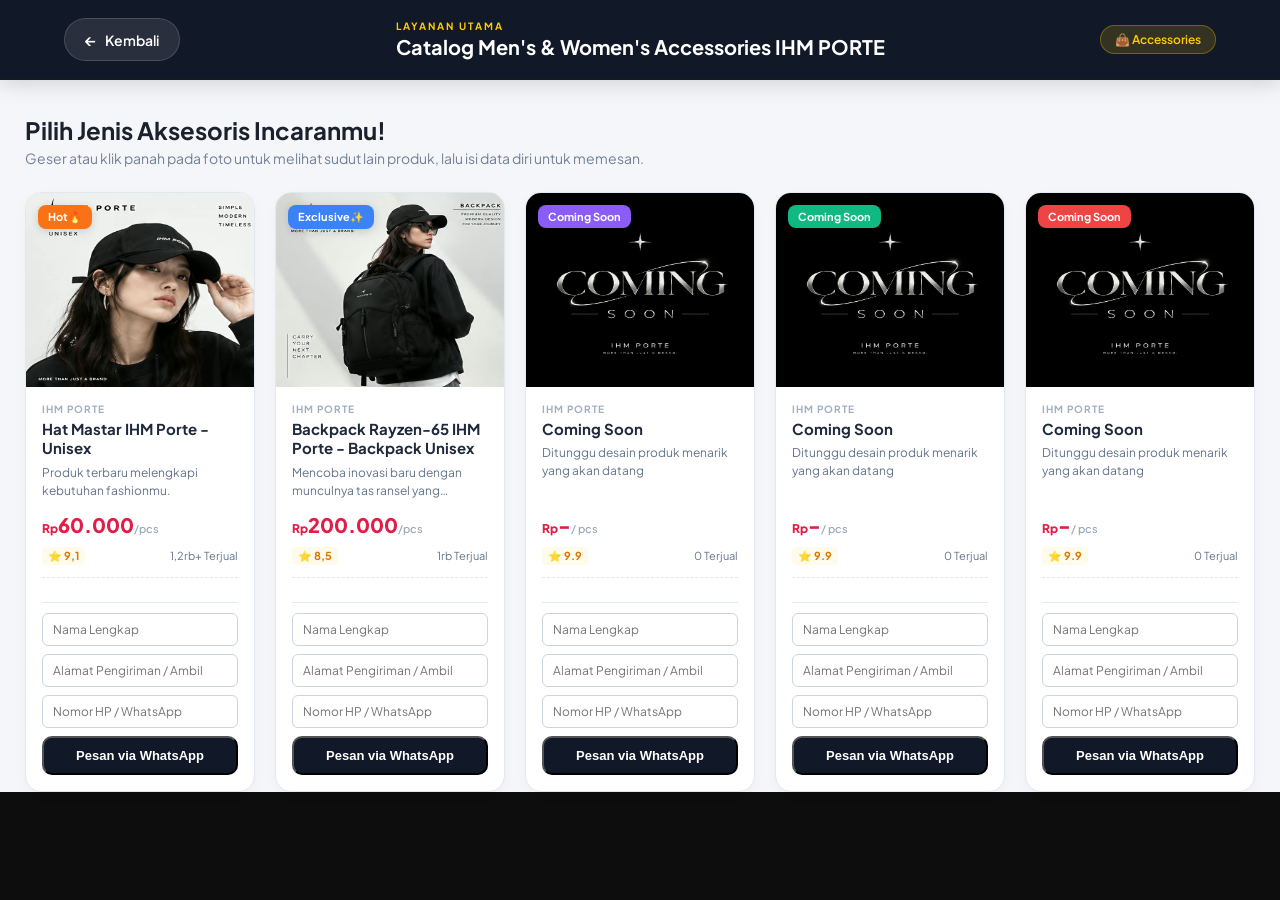
<file: halaman-aksesoris.html>
<!DOCTYPE html>
<html lang="id">
<head>
    <meta charset="UTF-8">
    <meta name="viewport" content="width=device-width, initial-scale=1.0">
    <title>Men's Jackets - Katalog Pilihan</title>
    <link rel="stylesheet" href="style.css">
    <link href="https://fonts.googleapis.com/css2?family=Plus+Jakarta+Sans:wght@400;500;600;700&display=swap" rel="stylesheet">
    
    <!-- TAMBAHAN CSS KHUSUS UNTUK MEMASTIKAN SLIDER 7 GAMBAR BERJALAN SEMPURNA -->
    <style>
        .product-slider-box {
            position: relative;
            overflow: hidden !important;
            width: 100%;
            /* Tinggi kotak akan otomatis menyesuaikan dengan tinggi asli gambar */
            background-color: transparent !important; 
        }
        .slider-images {
            display: flex !important;
            width: 700% !important; /* 7 gambar x 100% */
            transition: transform 0.4s ease-in-out;
        }
        .slider-images img {
            width: 14.2857% !important; /* 100% dibagi 7 gambar */
            height: auto !important;     /* Tinggi otomatis mengikuti proporsi asli gambar */
            display: block;
            object-fit: unset !important;
            flex-shrink: 0 !important;
        }
    </style>
</head>
<body class="product-page-body">
    <header class="modern-header">
        <div class="header-content">
            <a href="index.html#layanan" class="nav-back-btn"><span class="arrow">←</span> Kembali</a>
            <div class="header-title-box">
                <span class="sub-header">LAYANAN UTAMA</span>
                <h1 class="main-header-title">Catalog Men's & Women's Accessories IHM PORTE</h1>
            </div>
            <div class="store-badge">👜 Accessories</div>
        </div>
    </header>

    <main class="product-catalog-container">
        <div class="catalog-intro">
            <h2>Pilih Jenis Aksesoris Incaranmu!</h2>
            <p>Geser atau klik panah pada foto untuk melihat sudut lain produk, lalu isi data diri untuk memesan.</p>
        </div>

        <div class="shopee-product-grid">
            
            <!-- PRODUK 1 -->
            <div class="modern-product-card">
                <div class="product-slider-box">
                    <div class="slider-images" id="slider-1">
                        <img src="ihmi1.png" alt="Foto 1">
                        <img src="ihmi2.png" alt="Foto 2">
                        <img src="ihmi3.png" alt="Foto 3">
                        <img src="ihmi4.png" alt="Foto 4">
                        <img src="ihmi5.png" alt="Foto 5">
                        <img src="ihmi6.png" alt="Foto 6">
                        <img src="ihmi7.png" alt="Foto 7">
                    </div>
                    <button class="slider-btn prev-btn" onclick="moveSlide(1, -1)">❮</button>
                    <button class="slider-btn next-btn" onclick="moveSlide(1, 1)">❯</button>
                    <span class="card-badge badge-orange">Hot🔥</span>
                </div>
                <div class="product-details">
                    <span class="category-tag">IHM PORTE</span>
                    <h3 class="product-name">Hat Mastar IHM Porte - Unisex</h3>
                    <p class="product-desc">Produk terbaru melengkapi kebutuhan fashionmu.</p>
                    <div class="price-row"><div class="price-tag"><span class="currency">Rp</span><span class="amount">60.000</span><span class="unit">/pcs</span></div></div>
                    <div class="product-stats"><span class="rating-box">⭐ 9,1</span><span class="sold-box">1,2rb+ Terjual</span></div>
                    
                    <form class="wa-order-form" onsubmit="sendToWhatsApp(event, 'Hat Mastar IHM Porte - Unisex', 'Rp60.000 /pcs')">
                        <input type="text" placeholder="Nama Lengkap" class="form-input-buyer" required>
                        <input type="text" placeholder="Alamat Pengiriman / Ambil" class="form-input-buyer" required>
                        <input type="tel" placeholder="Nomor HP / WhatsApp" class="form-input-buyer" required>
                        <button type="submit" class="action-btn">Pesan via WhatsApp</button>
                    </form>
                </div>
            </div>

            <!-- PRODUK 2 -->
            <div class="modern-product-card">
                <div class="product-slider-box">
                    <div class="slider-images" id="slider-2">
                        <img src="ihmj1.png" alt="Foto 1">
                        <img src="ihmj2.png" alt="Foto 2">
                        <img src="ihmj3.png" alt="Foto 3">
                        <img src="ihmj4.png" alt="Foto 4">
                        <img src="ihmj5.png" alt="Foto 5">
                        <img src="ihmj6.png" alt="Foto 6">
                        <img src="ihmj7.png" alt="Foto 7">
                    </div>
                    <button class="slider-btn prev-btn" onclick="moveSlide(2, -1)">❮</button>
                    <button class="slider-btn next-btn" onclick="moveSlide(2, 1)">❯</button>
                    <span class="card-badge badge-blue">Exclusive✨</span>
                </div>
                <div class="product-details">
                    <span class="category-tag">IHM PORTE</span>
                    <h3 class="product-name">Backpack Rayzen-65 IHM Porte - Backpack Unisex</h3>
                    <p class="product-desc">Mencoba inovasi baru dengan munculnya tas ransel yang berkualitas</p>
                    <div class="price-row"><div class="price-tag"><span class="currency">Rp</span><span class="amount">200.000</span><span class="unit">/pcs</span></div></div>
                    <div class="product-stats"><span class="rating-box">⭐ 8,5</span><span class="sold-box">1rb Terjual</span></div>
                    
                    <form class="wa-order-form" onsubmit="sendToWhatsApp(event, 'Backpack Rayzen-65 IHM Porte - Backpack Unisex', 'Rp200.000 /pcs')">
                        <input type="text" placeholder="Nama Lengkap" class="form-input-buyer" required>
                        <input type="text" placeholder="Alamat Pengiriman / Ambil" class="form-input-buyer" required>
                        <input type="tel" placeholder="Nomor HP / WhatsApp" class="form-input-buyer" required>
                        <button type="submit" class="action-btn">Pesan via WhatsApp</button>
                    </form>
                </div>
            </div>

            <!-- PRODUK 3 -->
            <div class="modern-product-card">
                <div class="product-slider-box">
                    <div class="slider-images" id="slider-3">
                        <img src="ihml1.png" alt="Foto 1">
                        <img src="ihml1.png" alt="Foto 2">
                        <img src="ihml1.png" alt="Foto 3">
                        <img src="ihml1.png" alt="Foto 4">
                        <img src="ihml1.png" alt="Foto 5">
                        <img src="ihml1.png" alt="Foto 6">
                        <img src="ihml1.png" alt="Foto 7">
                    </div>
                    <button class="slider-btn prev-btn" onclick="moveSlide(3, -1)">❮</button>
                    <button class="slider-btn next-btn" onclick="moveSlide(3, 1)">❯</button>
                    <span class="card-badge badge-purple">Coming Soon</span>
                </div>
                <div class="product-details">
                    <span class="category-tag">IHM Porte</span>
                    <h3 class="product-name">Coming Soon</h3>
                    <p class="product-desc">Ditunggu desain produk menarik yang akan datang</p>
                    <div class="price-row"><div class="price-tag"><span class="currency">Rp</span><span class="amount">-</span><span class="unit">/ pcs</span></div></div>
                    <div class="product-stats"><span class="rating-box">⭐ 9.9</span><span class="sold-box">0 Terjual</span></div>
                    
                    <form class="wa-order-form" onsubmit="sendToWhatsApp(event, 'Cooming Soon', 'Rp- /pcs')">
                        <input type="text" placeholder="Nama Lengkap" class="form-input-buyer" required>
                        <input type="text" placeholder="Alamat Pengiriman / Ambil" class="form-input-buyer" required>
                        <input type="tel" placeholder="Nomor HP / WhatsApp" class="form-input-buyer" required>
                        <button type="submit" class="action-btn">Pesan via WhatsApp</button>
                    </form>
                </div>
            </div>

            <!-- PRODUK 4 -->
            <div class="modern-product-card">
                <div class="product-slider-box">
                    <div class="slider-images" id="slider-4">
                        <img src="ihml1.png" alt="Foto 1">
                        <img src="ihml1.png" alt="Foto 2">
                        <img src="ihml1.png" alt="Foto 3">
                        <img src="ihml1.png" alt="Foto 4">
                        <img src="ihml1.png" alt="Foto 5">
                        <img src="ihml1.png" alt="Foto 6">
                        <img src="ihml1.png" alt="Foto 7">
                    </div>
                    <button class="slider-btn prev-btn" onclick="moveSlide(4, -1)">❮</button>
                    <button class="slider-btn next-btn" onclick="moveSlide(4, 1)">❯</button>
                    <span class="card-badge badge-green">Coming Soon</span>
                </div>
                <div class="product-details">
                    <span class="category-tag">IHM Porte</span>
                    <h3 class="product-name">Coming Soon</h3>
                    <p class="product-desc">Ditunggu desain produk menarik yang akan datang</p>
                    <div class="price-row"><div class="price-tag"><span class="currency">Rp</span><span class="amount">-</span><span class="unit">/ pcs</span></div></div>
                    <div class="product-stats"><span class="rating-box">⭐ 9.9</span><span class="sold-box">0 Terjual</span></div>
                    
                    <form class="wa-order-form" onsubmit="sendToWhatsApp(event, 'Scan / Fotocopy KTP & Kartu Identitas', 'Rp1.000 /lembar')">
                        <input type="text" placeholder="Nama Lengkap" class="form-input-buyer" required>
                        <input type="text" placeholder="Alamat Pengiriman / Ambil" class="form-input-buyer" required>
                        <input type="tel" placeholder="Nomor HP / WhatsApp" class="form-input-buyer" required>
                        <button type="submit" class="action-btn">Pesan via WhatsApp</button>
                    </form>
                </div>
            </div>

            <!-- PRODUK 5 -->
            <div class="modern-product-card">
                <div class="product-slider-box">
                    <div class="slider-images" id="slider-5">
                        <img src="ihml1.png" alt="Foto 1">
                        <img src="ihml1.png" alt="Foto 2">
                        <img src="ihml1.png" alt="Foto 3">
                        <img src="ihml1.png" alt="Foto 4">
                        <img src="ihml1.png" alt="Foto 5">
                        <img src="ihml1.png" alt="Foto 6">
                        <img src="ihml1.png" alt="Foto 7">
                    </div>
                    <button class="slider-btn prev-btn" onclick="moveSlide(5, -1)">❮</button>
                    <button class="slider-btn next-btn" onclick="moveSlide(5, 1)">❯</button>
                    <span class="card-badge badge-red">Coming Soon</span>
                </div>
                <div class="product-details">
                    <span class="category-tag">IHM Porte</span>
                    <h3 class="product-name">Coming Soon</h3>
                    <p class="product-desc">Ditunggu desain produk menarik yang akan datang</p>
                    <div class="price-row"><div class="price-tag"><span class="currency">Rp</span><span class="amount">-</span><span class="unit">/ pcs</span></div></div>
                    <div class="product-stats"><span class="rating-box">⭐ 9.9</span><span class="sold-box">0 Terjual</span></div>
                    
                    <form class="wa-order-form" onsubmit="sendToWhatsApp(event, 'Paket Fotocopy Satu Buku Utuh', 'Rp15.000 /modul')">
                        <input type="text" placeholder="Nama Lengkap" class="form-input-buyer" required>
                        <input type="text" placeholder="Alamat Pengiriman / Ambil" class="form-input-buyer" required>
                        <input type="tel" placeholder="Nomor HP / WhatsApp" class="form-input-buyer" required>
                        <button type="submit" class="action-btn">Pesan via WhatsApp</button>
                    </form>
                </div>
            </div>

        </div>
    </main>

    <script>
        const slideIndexes = { 1: 0, 2: 0, 3: 0, 4: 0, 5: 0 };

        function moveSlide(sliderId, direction) {
            const slider = document.getElementById(`slider-${sliderId}`);
            const totalImages = slider.children.length; // Sekarang bernilai 7
            
            slideIndexes[sliderId] += direction;
            
            if (slideIndexes[sliderId] >= totalImages) {
                slideIndexes[sliderId] = 0;
            } else if (slideIndexes[sliderId] < 0) {
                slideIndexes[sliderId] = totalImages - 1;
            }
            
            // Menggeser persentase sebesar indeks dikali lebar 1 gambar (100 / 7 = 14.2857%)
            let percentage = slideIndexes[sliderId] * (100 / totalImages);
            slider.style.transform = `translateX(-${percentage}%)`;
        }

        function sendToWhatsApp(event, productName, productPrice) {
            event.preventDefault();
            
            const card = event.target.closest('.modern-product-card');
            const inputs = card.querySelectorAll('.form-input-buyer');
            const nama = inputs[0].value;
            const alamat = inputs[1].value;
            const noHp = inputs[2].value;

            const phoneNumber = "62895622983504";

            const message = `Halo Admin, saya ingin memesan produk:%0A%0A` +
                            `*Nama Produk:* ${productName}%0A` +
                            `*Harga:* ${productPrice}%0A%0A` +
                            `*DATA PEMBELI:*%0A` +
                            `- Nama: ${nama}%0A` +
                            `- Alamat: ${alamat}%0A` +
                            `- No HP: ${noHp}%0A%0A` +
                            `Mohon proses pesanan saya, terima kasih!`;

            window.open(`https://wa.me/${phoneNumber}?text=${message}`, '_blank');
        }
    </script>
</body>
</html>
</file>
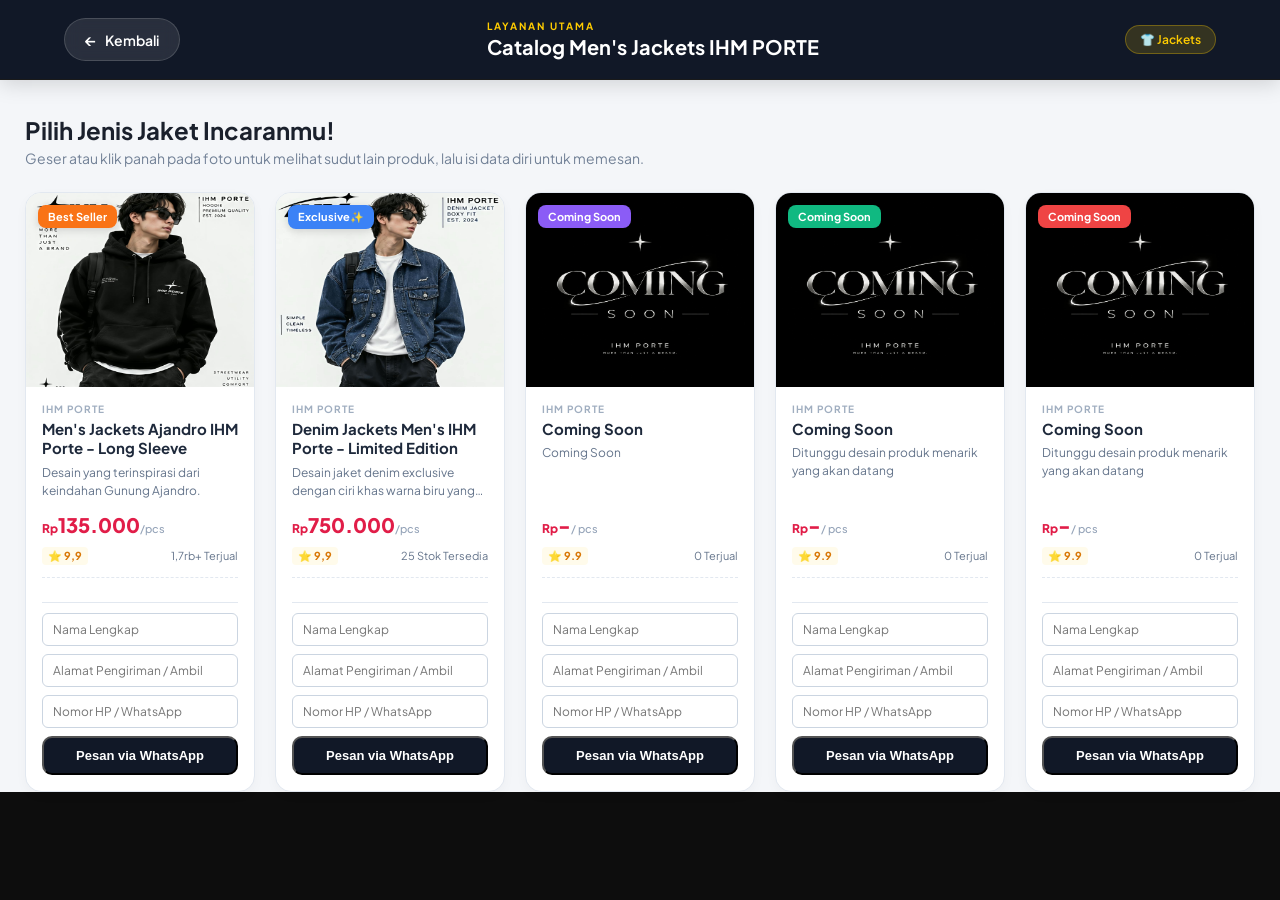
<file: halaman-jaket-pria.html>
<!DOCTYPE html>
<html lang="id">
<head>
    <meta charset="UTF-8">
    <meta name="viewport" content="width=device-width, initial-scale=1.0">
    <title>Men's Jackets - Katalog Pilihan</title>
    <link rel="stylesheet" href="style.css">
    <link href="https://fonts.googleapis.com/css2?family=Plus+Jakarta+Sans:wght@400;500;600;700&display=swap" rel="stylesheet">
    
    <!-- TAMBAHAN CSS KHUSUS UNTUK MEMASTIKAN SLIDER 7 GAMBAR BERJALAN SEMPURNA -->
    <style>
        .product-slider-box {
            position: relative;
            overflow: hidden !important;
            width: 100%;
            /* Tinggi kotak akan otomatis menyesuaikan dengan tinggi asli gambar */
            background-color: transparent !important; 
        }
        .slider-images {
            display: flex !important;
            width: 700% !important; /* 7 gambar x 100% */
            transition: transform 0.4s ease-in-out;
        }
        .slider-images img {
            width: 14.2857% !important; /* 100% dibagi 7 gambar */
            height: auto !important;     /* Tinggi otomatis mengikuti proporsi asli gambar */
            display: block;
            object-fit: unset !important;
            flex-shrink: 0 !important;
        }
    </style>
</head>
<body class="product-page-body">
    <header class="modern-header">
        <div class="header-content">
            <a href="index.html#layanan" class="nav-back-btn"><span class="arrow">←</span> Kembali</a>
            <div class="header-title-box">
                <span class="sub-header">LAYANAN UTAMA</span>
                <h1 class="main-header-title">Catalog Men's Jackets IHM PORTE</h1>
            </div>
            <div class="store-badge">👕 Jackets</div>
        </div>
    </header>

    <main class="product-catalog-container">
        <div class="catalog-intro">
            <h2>Pilih Jenis Jaket Incaranmu!</h2>
            <p>Geser atau klik panah pada foto untuk melihat sudut lain produk, lalu isi data diri untuk memesan.</p>
        </div>

        <div class="shopee-product-grid">
            
            <!-- PRODUK 1 -->
            <div class="modern-product-card">
                <div class="product-slider-box">
                    <div class="slider-images" id="slider-1">
                        <img src="ihmf1.png" alt="Foto 1">
                        <img src="ihmf2.png" alt="Foto 2">
                        <img src="ihmf3.png" alt="Foto 3">
                        <img src="ihmf4.png" alt="Foto 4">
                        <img src="ihmf5.png" alt="Foto 5">
                        <img src="ihmf6.png" alt="Foto 6">
                        <img src="ihmf7.png" alt="Foto 7">
                    </div>
                    <button class="slider-btn prev-btn" onclick="moveSlide(1, -1)">❮</button>
                    <button class="slider-btn next-btn" onclick="moveSlide(1, 1)">❯</button>
                    <span class="card-badge badge-orange">Best Seller</span>
                </div>
                <div class="product-details">
                    <span class="category-tag">IHM PORTE</span>
                    <h3 class="product-name">Men's Jackets Ajandro IHM Porte - Long Sleeve</h3>
                    <p class="product-desc">Desain yang terinspirasi dari keindahan Gunung Ajandro.</p>
                    <div class="price-row"><div class="price-tag"><span class="currency">Rp</span><span class="amount">135.000</span><span class="unit">/pcs</span></div></div>
                    <div class="product-stats"><span class="rating-box">⭐ 9,9</span><span class="sold-box">1,7rb+ Terjual</span></div>
                    
                    <form class="wa-order-form" onsubmit="sendToWhatsApp(event, 'Mens Jackets Ajandro IHM Porte - Long Sleeve', 'Rp135.000 /lembar')">
                        <input type="text" placeholder="Nama Lengkap" class="form-input-buyer" required>
                        <input type="text" placeholder="Alamat Pengiriman / Ambil" class="form-input-buyer" required>
                        <input type="tel" placeholder="Nomor HP / WhatsApp" class="form-input-buyer" required>
                        <button type="submit" class="action-btn">Pesan via WhatsApp</button>
                    </form>
                </div>
            </div>

            <!-- PRODUK 2 -->
            <div class="modern-product-card">
                <div class="product-slider-box">
                    <div class="slider-images" id="slider-2">
                        <img src="ihmg1.png" alt="Foto 1">
                        <img src="ihmg2.png" alt="Foto 2">
                        <img src="ihmg3.png" alt="Foto 3">
                        <img src="ihmg4.png" alt="Foto 4">
                        <img src="ihmg5.png" alt="Foto 5">
                        <img src="ihmg6.png" alt="Foto 6">
                        <img src="ihmg7.png" alt="Foto 7">
                    </div>
                    <button class="slider-btn prev-btn" onclick="moveSlide(2, -1)">❮</button>
                    <button class="slider-btn next-btn" onclick="moveSlide(2, 1)">❯</button>
                    <span class="card-badge badge-blue">Exclusive✨</span>
                </div>
                <div class="product-details">
                    <span class="category-tag">IHM PORTE</span>
                    <h3 class="product-name">Denim Jackets Men's IHM Porte - Limited Edition</h3>
                    <p class="product-desc">Desain jaket denim exclusive dengan ciri khas warna biru yang elegan.</p>
                    <div class="price-row"><div class="price-tag"><span class="currency">Rp</span><span class="amount">750.000</span><span class="unit">/pcs</span></div></div>
                    <div class="product-stats"><span class="rating-box">⭐ 9,9</span><span class="sold-box">25 Stok Tersedia</span></div>
                    
                    <form class="wa-order-form" onsubmit="sendToWhatsApp(event, 'Denim Jackets Men IHM Porte - Limited Edition', 'Rp750.000 /pcs')">
                        <input type="text" placeholder="Nama Lengkap" class="form-input-buyer" required>
                        <input type="text" placeholder="Alamat Pengiriman / Ambil" class="form-input-buyer" required>
                        <input type="tel" placeholder="Nomor HP / WhatsApp" class="form-input-buyer" required>
                        <button type="submit" class="action-btn">Pesan via WhatsApp</button>
                    </form>
                </div>
            </div>

            <!-- PRODUK 3 -->
            <div class="modern-product-card">
                <div class="product-slider-box">
                    <div class="slider-images" id="slider-3">
                        <img src="ihml1.png" alt="Foto 1">
                        <img src="ihml1.png" alt="Foto 2">
                        <img src="ihml1.png" alt="Foto 3">
                        <img src="ihml1.png" alt="Foto 4">
                        <img src="ihml1.png" alt="Foto 5">
                        <img src="ihml1.png" alt="Foto 6">
                        <img src="ihml1.png" alt="Foto 7">
                    </div>
                    <button class="slider-btn prev-btn" onclick="moveSlide(3, -1)">❮</button>
                    <button class="slider-btn next-btn" onclick="moveSlide(3, 1)">❯</button>
                    <span class="card-badge badge-purple">Coming Soon</span>
                </div>
                <div class="product-details">
                    <span class="category-tag">IHM Porte</span>
                    <h3 class="product-name">Coming Soon</h3>
                    <p class="product-desc">Coming Soon</p>
                    <div class="price-row"><div class="price-tag"><span class="currency">Rp</span><span class="amount">-</span><span class="unit">/ pcs</span></div></div>
                    <div class="product-stats"><span class="rating-box">⭐ 9.9</span><span class="sold-box">0 Terjual</span></div>
                    
                    <form class="wa-order-form" onsubmit="sendToWhatsApp(event, 'Scan Dokumen to PDF / JPG', 'Rp500 /halaman')">
                        <input type="text" placeholder="Nama Lengkap" class="form-input-buyer" required>
                        <input type="text" placeholder="Alamat Pengiriman / Ambil" class="form-input-buyer" required>
                        <input type="tel" placeholder="Nomor HP / WhatsApp" class="form-input-buyer" required>
                        <button type="submit" class="action-btn">Pesan via WhatsApp</button>
                    </form>
                </div>
            </div>

            <!-- PRODUK 4 -->
            <div class="modern-product-card">
                <div class="product-slider-box">
                    <div class="slider-images" id="slider-4">
                        <img src="ihml1.png" alt="Foto 1">
                        <img src="ihml1.png" alt="Foto 2">
                        <img src="ihml1.png" alt="Foto 3">
                        <img src="ihml1.png" alt="Foto 4">
                        <img src="ihml1.png" alt="Foto 5">
                        <img src="ihml1.png" alt="Foto 6">
                        <img src="ihml1.png" alt="Foto 7">
                    </div>
                    <button class="slider-btn prev-btn" onclick="moveSlide(4, -1)">❮</button>
                    <button class="slider-btn next-btn" onclick="moveSlide(4, 1)">❯</button>
                    <span class="card-badge badge-green">Coming Soon</span>
                </div>
                <div class="product-details">
                    <span class="category-tag">IHM Porte</span>
                    <h3 class="product-name">Coming Soon</h3>
                    <p class="product-desc">Ditunggu desain produk menarik yang akan datang</p>
                    <div class="price-row"><div class="price-tag"><span class="currency">Rp</span><span class="amount">-</span><span class="unit">/ pcs</span></div></div>
                    <div class="product-stats"><span class="rating-box">⭐ 9.9</span><span class="sold-box">0 Terjual</span></div>
                    
                    <form class="wa-order-form" onsubmit="sendToWhatsApp(event, 'Scan / Fotocopy KTP & Kartu Identitas', 'Rp1.000 /lembar')">
                        <input type="text" placeholder="Nama Lengkap" class="form-input-buyer" required>
                        <input type="text" placeholder="Alamat Pengiriman / Ambil" class="form-input-buyer" required>
                        <input type="tel" placeholder="Nomor HP / WhatsApp" class="form-input-buyer" required>
                        <button type="submit" class="action-btn">Pesan via WhatsApp</button>
                    </form>
                </div>
            </div>

            <!-- PRODUK 5 -->
            <div class="modern-product-card">
                <div class="product-slider-box">
                    <div class="slider-images" id="slider-5">
                        <img src="ihml1.png" alt="Foto 1">
                        <img src="ihml1.png" alt="Foto 2">
                        <img src="ihml1.png" alt="Foto 3">
                        <img src="ihml1.png" alt="Foto 4">
                        <img src="ihml1.png" alt="Foto 5">
                        <img src="ihml1.png" alt="Foto 6">
                        <img src="ihml1.png" alt="Foto 7">
                    </div>
                    <button class="slider-btn prev-btn" onclick="moveSlide(5, -1)">❮</button>
                    <button class="slider-btn next-btn" onclick="moveSlide(5, 1)">❯</button>
                    <span class="card-badge badge-red">Coming Soon</span>
                </div>
                <div class="product-details">
                    <span class="category-tag">IHM Porte</span>
                    <h3 class="product-name">Coming Soon</h3>
                    <p class="product-desc">Ditunggu desain produk menarik yang akan datang</p>
                    <div class="price-row"><div class="price-tag"><span class="currency">Rp</span><span class="amount">-</span><span class="unit">/ pcs</span></div></div>
                    <div class="product-stats"><span class="rating-box">⭐ 9.9</span><span class="sold-box">0 Terjual</span></div>
                    
                    <form class="wa-order-form" onsubmit="sendToWhatsApp(event, 'Paket Fotocopy Satu Buku Utuh', 'Rp15.000 /modul')">
                        <input type="text" placeholder="Nama Lengkap" class="form-input-buyer" required>
                        <input type="text" placeholder="Alamat Pengiriman / Ambil" class="form-input-buyer" required>
                        <input type="tel" placeholder="Nomor HP / WhatsApp" class="form-input-buyer" required>
                        <button type="submit" class="action-btn">Pesan via WhatsApp</button>
                    </form>
                </div>
            </div>

        </div>
    </main>

    <script>
        const slideIndexes = { 1: 0, 2: 0, 3: 0, 4: 0, 5: 0 };

        function moveSlide(sliderId, direction) {
            const slider = document.getElementById(`slider-${sliderId}`);
            const totalImages = slider.children.length; // Sekarang bernilai 7
            
            slideIndexes[sliderId] += direction;
            
            if (slideIndexes[sliderId] >= totalImages) {
                slideIndexes[sliderId] = 0;
            } else if (slideIndexes[sliderId] < 0) {
                slideIndexes[sliderId] = totalImages - 1;
            }
            
            // Menggeser persentase sebesar indeks dikali lebar 1 gambar (100 / 7 = 14.2857%)
            let percentage = slideIndexes[sliderId] * (100 / totalImages);
            slider.style.transform = `translateX(-${percentage}%)`;
        }

        function sendToWhatsApp(event, productName, productPrice) {
            event.preventDefault();
            
            const card = event.target.closest('.modern-product-card');
            const inputs = card.querySelectorAll('.form-input-buyer');
            const nama = inputs[0].value;
            const alamat = inputs[1].value;
            const noHp = inputs[2].value;

            const phoneNumber = "62895622983504";

            const message = `Halo Admin, saya ingin memesan produk:%0A%0A` +
                            `*Nama Produk:* ${productName}%0A` +
                            `*Harga:* ${productPrice}%0A%0A` +
                            `*DATA PEMBELI:*%0A` +
                            `- Nama: ${nama}%0A` +
                            `- Alamat: ${alamat}%0A` +
                            `- No HP: ${noHp}%0A%0A` +
                            `Mohon proses pesanan saya, terima kasih!`;

            window.open(`https://wa.me/${phoneNumber}?text=${message}`, '_blank');
        }
    </script>
</body>
</html>
</file>
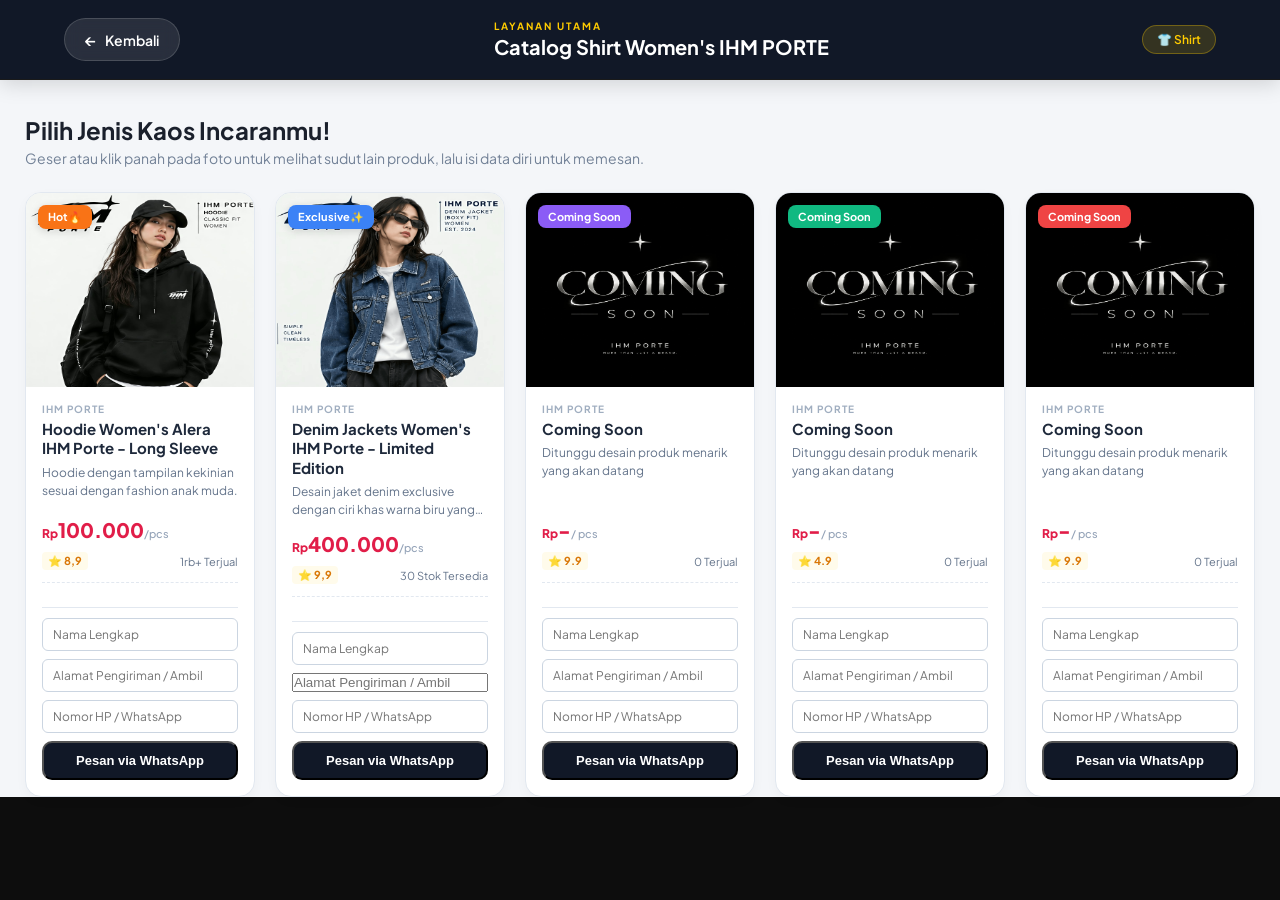
<file: halaman-jaket-wanita.html>
<!DOCTYPE html>
<html lang="id">
<head>
    <meta charset="UTF-8">
    <meta name="viewport" content="width=device-width, initial-scale=1.0">
    <title>Pakaian Pria - Katalog Pilihan</title>
    <link rel="stylesheet" href="style.css">
    <link href="https://fonts.googleapis.com/css2?family=Plus+Jakarta+Sans:wght@400;500;600;700&display=swap" rel="stylesheet">
    
    <!-- TAMBAHAN CSS KHUSUS UNTUK MEMASTIKAN SLIDER 7 GAMBAR BERJALAN SEMPURNA -->
    <style>
        .product-slider-box {
            position: relative;
            overflow: hidden !important;
            width: 100%;
            /* Tinggi kotak akan otomatis menyesuaikan dengan tinggi asli gambar */
            background-color: transparent !important; 
        }
        .slider-images {
            display: flex !important;
            width: 700% !important; /* 7 gambar x 100% */
            transition: transform 0.4s ease-in-out;
        }
        .slider-images img {
            width: 14.2857% !important; /* 100% dibagi 7 gambar */
            height: auto !important;     /* Tinggi otomatis mengikuti proporsi asli gambar */
            display: block;
            object-fit: unset !important;
            flex-shrink: 0 !important;
        }
    </style>
</head>
<body class="product-page-body">
    <header class="modern-header">
        <div class="header-content">
            <a href="index.html#layanan" class="nav-back-btn"><span class="arrow">←</span> Kembali</a>
            <div class="header-title-box">
                <span class="sub-header">LAYANAN UTAMA</span>
                <h1 class="main-header-title">Catalog Shirt Women's IHM PORTE</h1>
            </div>
            <div class="store-badge">👕 Shirt</div>
        </div>
    </header>

    <main class="product-catalog-container">
        <div class="catalog-intro">
            <h2>Pilih Jenis Kaos Incaranmu!</h2>
            <p>Geser atau klik panah pada foto untuk melihat sudut lain produk, lalu isi data diri untuk memesan.</p>
        </div>

        <div class="shopee-product-grid">
            
            <!-- PRODUK 1 -->
            <div class="modern-product-card">
                <div class="product-slider-box">
                    <div class="slider-images" id="slider-1">
                        <img src="ihme1.png" alt="Foto 1">
                        <img src="ihme2.png" alt="Foto 2">
                        <img src="ihme3.png" alt="Foto 3">
                        <img src="ihme4.png" alt="Foto 4">
                        <img src="ihmd5.png" alt="Foto 5">
                        <img src="ihmd6.png" alt="Foto 6">
                        <img src="ihme7.png" alt="Foto 7">
                    </div>
                    <button class="slider-btn prev-btn" onclick="moveSlide(1, -1)">❮</button>
                    <button class="slider-btn next-btn" onclick="moveSlide(1, 1)">❯</button>
                    <span class="card-badge badge-orange">Hot🔥</span>
                </div>
                <div class="product-details">
                    <span class="category-tag">IHM PORTE</span>
                    <h3 class="product-name">Hoodie Women's Alera IHM Porte - Long Sleeve</h3>
                    <p class="product-desc">Hoodie dengan tampilan kekinian sesuai dengan fashion anak muda.</p>
                    <div class="price-row"><div class="price-tag"><span class="currency">Rp</span><span class="amount">100.000</span><span class="unit">/pcs</span></div></div>
                    <div class="product-stats"><span class="rating-box">⭐ 8,9</span><span class="sold-box">1rb+ Terjual</span></div>
                    
                    <form class="wa-order-form" onsubmit="sendToWhatsApp(event, 'Hoodie Womens Alera IHM Porte - Long Sleeve', 'Rp100.000 /pcs')">
                        <input type="text" placeholder="Nama Lengkap" class="form-input-buyer" required>
                        <input type="text" placeholder="Alamat Pengiriman / Ambil" class="form-input-buyer" required>
                        <input type="tel" placeholder="Nomor HP / WhatsApp" class="form-input-buyer" required>
                        <button type="submit" class="action-btn">Pesan via WhatsApp</button>
                    </form>
                </div>
            </div>

            <!-- PRODUK 2 -->
            <div class="modern-product-card">
                <div class="product-slider-box">
                    <div class="slider-images" id="slider-2">
                        <img src="ihmh1.png" alt="Foto 1">
                        <img src="ihmh2.png" alt="Foto 2">
                        <img src="ihmh3.png" alt="Foto 3">
                        <img src="ihmh4.png" alt="Foto 4">
                        <img src="ihmg5.png" alt="Foto 5">
                        <img src="ihmg6.png" alt="Foto 6">
                        <img src="ihmh7.png" alt="Foto 7">
                    </div>
                    <button class="slider-btn prev-btn" onclick="moveSlide(2, -1)">❮</button>
                    <button class="slider-btn next-btn" onclick="moveSlide(2, 1)">❯</button>
                    <span class="card-badge badge-blue">Exclusive✨</span>
                </div>
                <div class="product-details">
                    <span class="category-tag">IHM Porte</span>
                    <h3 class="product-name">Denim Jackets Women's IHM Porte - Limited Edition</h3>
                    <p class="product-desc">Desain jaket denim exclusive dengan ciri khas warna biru yang elegan.</p>
                    <div class="price-row"><div class="price-tag"><span class="currency">Rp</span><span class="amount">400.000</span><span class="unit">/pcs</span></div></div>
                    <div class="product-stats"><span class="rating-box">⭐ 9,9</span><span class="sold-box">30 Stok Tersedia </span></div>
                    
                    <form class="wa-order-form" onsubmit="sendToWhatsApp(event, 'Denim Jackets Women IHM Porte - Limited Edition', 'Rp400.000 /pcs')">
                        <input type="text" placeholder="Nama Lengkap" class="form-input-buyer" required>
                        <input type="text" placeholder="Alamat Pengiriman / Ambil" class="formi-nput-buyer" required>
                        <input type="tel" placeholder="Nomor HP / WhatsApp" class="form-input-buyer" required>
                        <button type="submit" class="action-btn">Pesan via WhatsApp</button>
                    </form>
                </div>
            </div>

            <!-- PRODUK 3 -->
            <div class="modern-product-card">
                <div class="product-slider-box">
                    <div class="slider-images" id="slider-3">
                        <img src="ihml1.png" alt="Foto 1">
                        <img src="ihml1.png" alt="Foto 2">
                        <img src="ihml1.png" alt="Foto 3">
                        <img src="ihml1.png" alt="Foto 4">
                        <img src="ihml1.png" alt="Foto 5">
                        <img src="ihml1.png" alt="Foto 6">
                        <img src="ihml1.png" alt="Foto 7">
                    </div>
                    <button class="slider-btn prev-btn" onclick="moveSlide(3, -1)">❮</button>
                    <button class="slider-btn next-btn" onclick="moveSlide(3, 1)">❯</button>
                    <span class="card-badge badge-purple">Coming Soon</span>
                </div>
                <div class="product-details">
                    <span class="category-tag">IHM Porte</span>
                    <h3 class="product-name">Coming Soon</h3>
                    <p class="product-desc">Ditunggu desain produk menarik yang akan datang</p>
                    <div class="price-row"><div class="price-tag"><span class="currency">Rp</span><span class="amount">-</span><span class="unit">/ pcs</span></div></div>
                    <div class="product-stats"><span class="rating-box">⭐ 9.9</span><span class="sold-box">0 Terjual</span></div>
                    
                    <form class="wa-order-form" onsubmit="sendToWhatsApp(event, 'Scan Dokumen to PDF / JPG', 'Rp500 /halaman')">
                        <input type="text" placeholder="Nama Lengkap" class="form-input-buyer" required>
                        <input type="text" placeholder="Alamat Pengiriman / Ambil" class="form-input-buyer" required>
                        <input type="tel" placeholder="Nomor HP / WhatsApp" class="form-input-buyer" required>
                        <button type="submit" class="action-btn">Pesan via WhatsApp</button>
                    </form>
                </div>
            </div>

            <!-- PRODUK 4 -->
            <div class="modern-product-card">
                <div class="product-slider-box">
                    <div class="slider-images" id="slider-4">
                        <img src="ihml1.png" alt="Foto 1">
                        <img src="ihml1.png" alt="Foto 2">
                        <img src="ihml1.png" alt="Foto 3">
                        <img src="ihml1.png" alt="Foto 4">
                        <img src="ihml1.png" alt="Foto 5">
                        <img src="ihml1.png" alt="Foto 6">
                        <img src="ihml1.png" alt="Foto 7">
                    </div>
                    <button class="slider-btn prev-btn" onclick="moveSlide(4, -1)">❮</button>
                    <button class="slider-btn next-btn" onclick="moveSlide(4, 1)">❯</button>
                    <span class="card-badge badge-green">Coming Soon</span>
                </div>
                <div class="product-details">
                    <span class="category-tag">IHM Porte</span>
                    <h3 class="product-name">Coming Soon</h3>
                    <p class="product-desc">Ditunggu desain produk menarik yang akan datang</p>
                    <div class="price-row"><div class="price-tag"><span class="currency">Rp</span><span class="amount">-</span><span class="unit">/ pcs</span></div></div>
                    <div class="product-stats"><span class="rating-box">⭐ 4.9</span><span class="sold-box">0 Terjual</span></div>
                    
                    <form class="wa-order-form" onsubmit="sendToWhatsApp(event, 'Scan / Fotocopy KTP & Kartu Identitas', 'Rp1.000 /lembar')">
                        <input type="text" placeholder="Nama Lengkap" class="form-input-buyer" required>
                        <input type="text" placeholder="Alamat Pengiriman / Ambil" class="form-input-buyer" required>
                        <input type="tel" placeholder="Nomor HP / WhatsApp" class="form-input-buyer" required>
                        <button type="submit" class="action-btn">Pesan via WhatsApp</button>
                    </form>
                </div>
            </div>

            <!-- PRODUK 5 -->
            <div class="modern-product-card">
                <div class="product-slider-box">
                    <div class="slider-images" id="slider-5">
                        <img src="ihml1.png" alt="Foto 1">
                        <img src="ihml1.png" alt="Foto 2">
                        <img src="ihml1.png" alt="Foto 3">
                        <img src="ihml1.png" alt="Foto 4">
                        <img src="ihml1.png" alt="Foto 5">
                        <img src="ihml1.png" alt="Foto 6">
                        <img src="ihml1.png" alt="Foto 7">
                    </div>
                    <button class="slider-btn prev-btn" onclick="moveSlide(5, -1)">❮</button>
                    <button class="slider-btn next-btn" onclick="moveSlide(5, 1)">❯</button>
                    <span class="card-badge badge-red">Coming Soon</span>
                </div>
                <div class="product-details">
                    <span class="category-tag">IHM Porte</span>
                    <h3 class="product-name">Coming Soon</h3>
                    <p class="product-desc">Ditunggu desain produk menarik yang akan datang</p>
                    <div class="price-row"><div class="price-tag"><span class="currency">Rp</span><span class="amount">-</span><span class="unit">/ pcs</span></div></div>
                    <div class="product-stats"><span class="rating-box">⭐ 9.9</span><span class="sold-box">0 Terjual</span></div>
                    
                    <form class="wa-order-form" onsubmit="sendToWhatsApp(event, 'Paket Fotocopy Satu Buku Utuh', 'Rp15.000 /modul')">
                        <input type="text" placeholder="Nama Lengkap" class="form-input-buyer" required>
                        <input type="text" placeholder="Alamat Pengiriman / Ambil" class="form-input-buyer" required>
                        <input type="tel" placeholder="Nomor HP / WhatsApp" class="form-input-buyer" required>
                        <button type="submit" class="action-btn">Pesan via WhatsApp</button>
                    </form>
                </div>
            </div>

        </div>
    </main>

    <script>
        const slideIndexes = { 1: 0, 2: 0, 3: 0, 4: 0, 5: 0 };

        function moveSlide(sliderId, direction) {
            const slider = document.getElementById(`slider-${sliderId}`);
            const totalImages = slider.children.length; // Sekarang bernilai 7
            
            slideIndexes[sliderId] += direction;
            
            if (slideIndexes[sliderId] >= totalImages) {
                slideIndexes[sliderId] = 0;
            } else if (slideIndexes[sliderId] < 0) {
                slideIndexes[sliderId] = totalImages - 1;
            }
            
            // Menggeser persentase sebesar indeks dikali lebar 1 gambar (100 / 7 = 14.2857%)
            let percentage = slideIndexes[sliderId] * (100 / totalImages);
            slider.style.transform = `translateX(-${percentage}%)`;
        }

        function sendToWhatsApp(event, productName, productPrice) {
            event.preventDefault();
            
            const card = event.target.closest('.modern-product-card');
            const inputs = card.querySelectorAll('.form-input-buyer');
            const nama = inputs[0].value;
            const alamat = inputs[1].value;
            const noHp = inputs[2].value;

            const phoneNumber = "62895622983504";

            const message = `Halo Admin, saya ingin memesan produk:%0A%0A` +
                            `*Nama Produk:* ${productName}%0A` +
                            `*Harga:* ${productPrice}%0A%0A` +
                            `*DATA PEMBELI:*%0A` +
                            `- Nama: ${nama}%0A` +
                            `- Alamat: ${alamat}%0A` +
                            `- No HP: ${noHp}%0A%0A` +
                            `Mohon proses pesanan saya, terima kasih!`;

            window.open(`https://wa.me/${phoneNumber}?text=${message}`, '_blank');
        }
    </script>
</body>
</html>
</file>
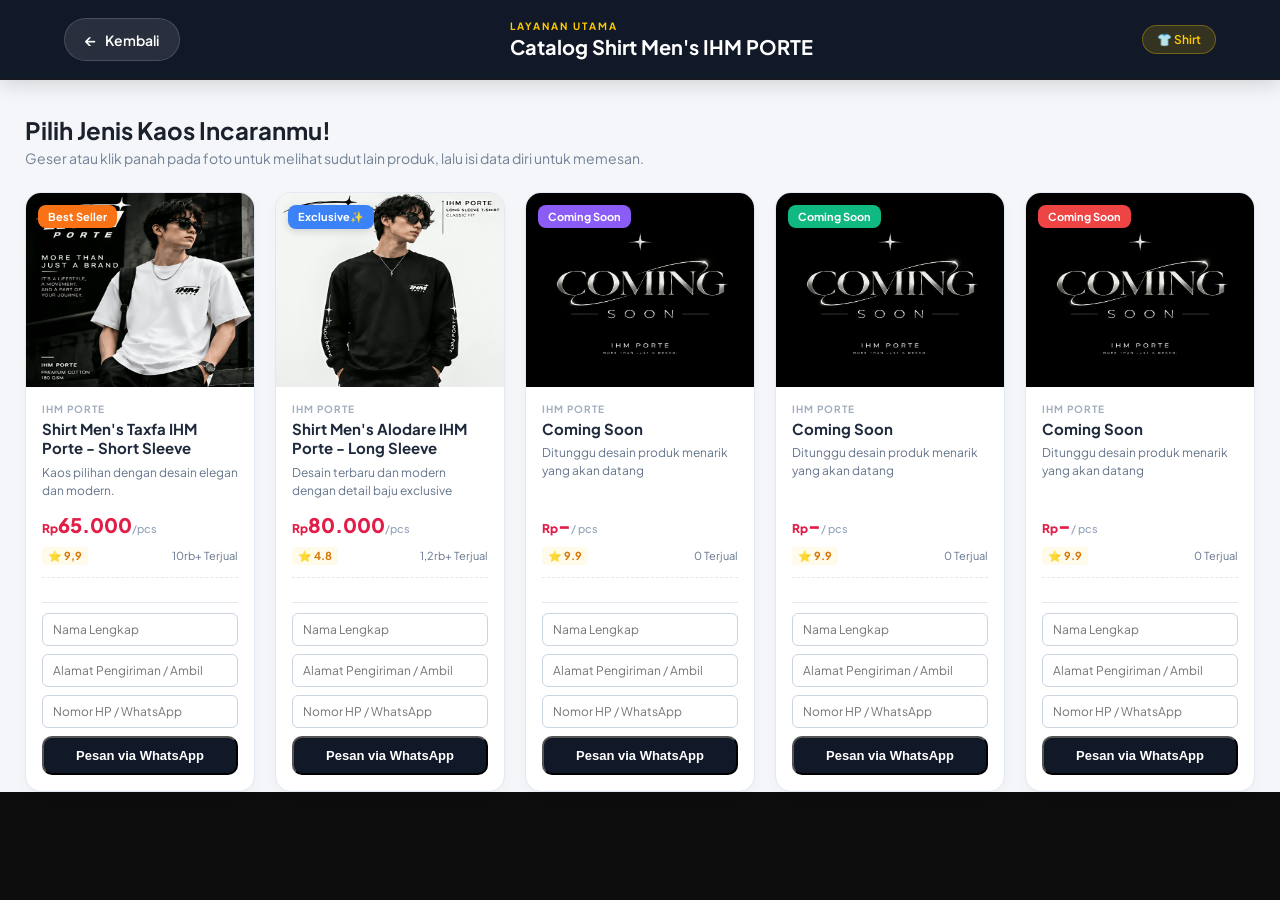
<file: halaman-pakaian-pria.html>
<!DOCTYPE html>
<html lang="id">
<head>
    <meta charset="UTF-8">
    <meta name="viewport" content="width=device-width, initial-scale=1.0">
    <title>Pakaian Pria - Katalog Pilihan</title>
    <link rel="stylesheet" href="style.css">
    <link href="https://fonts.googleapis.com/css2?family=Plus+Jakarta+Sans:wght@400;500;600;700&display=swap" rel="stylesheet">
    
    <!-- TAMBAHAN CSS KHUSUS UNTUK MEMASTIKAN SLIDER 7 GAMBAR BERJALAN SEMPURNA -->
    <style>
        .product-slider-box {
            position: relative;
            overflow: hidden !important;
            width: 100%;
            /* Tinggi kotak akan otomatis menyesuaikan dengan tinggi asli gambar */
            background-color: transparent !important; 
        }
        .slider-images {
            display: flex !important;
            width: 700% !important; /* 7 gambar x 100% */
            transition: transform 0.4s ease-in-out;
        }
        .slider-images img {
            width: 14.2857% !important; /* 100% dibagi 7 gambar */
            height: auto !important;     /* Tinggi otomatis mengikuti proporsi asli gambar */
            display: block;
            object-fit: unset !important;
            flex-shrink: 0 !important;
        }
    </style>
</head>
<body class="product-page-body">
    <header class="modern-header">
        <div class="header-content">
            <a href="index.html#layanan" class="nav-back-btn"><span class="arrow">←</span> Kembali</a>
            <div class="header-title-box">
                <span class="sub-header">LAYANAN UTAMA</span>
                <h1 class="main-header-title">Catalog Shirt Men's IHM PORTE</h1>
            </div>
            <div class="store-badge">👕 Shirt</div>
        </div>
    </header>

    <main class="product-catalog-container">
        <div class="catalog-intro">
            <h2>Pilih Jenis Kaos Incaranmu!</h2>
            <p>Geser atau klik panah pada foto untuk melihat sudut lain produk, lalu isi data diri untuk memesan.</p>
        </div>

        <div class="shopee-product-grid">
            
            <!-- PRODUK 1 -->
            <div class="modern-product-card">
                <div class="product-slider-box">
                    <div class="slider-images" id="slider-1">
                        <img src="ihma1.png" alt="Foto 1">
                        <img src="ihma2.png" alt="Foto 2">
                        <img src="ihma3.png" alt="Foto 3">
                        <img src="ihma4.png" alt="Foto 4">
                        <img src="ihma5.png" alt="Foto 5">
                        <img src="ihma6.png" alt="Foto 6">
                        <img src="ihma7.png" alt="Foto 7">
                    </div>
                    <button class="slider-btn prev-btn" onclick="moveSlide(1, -1)">❮</button>
                    <button class="slider-btn next-btn" onclick="moveSlide(1, 1)">❯</button>
                    <span class="card-badge badge-orange">Best Seller</span>
                </div>
                <div class="product-details">
                    <span class="category-tag">IHM PORTE</span>
                    <h3 class="product-name">Shirt Men's Taxfa IHM Porte - Short Sleeve</h3>
                    <p class="product-desc">Kaos pilihan dengan desain elegan dan modern.</p>
                    <div class="price-row"><div class="price-tag"><span class="currency">Rp</span><span class="amount">65.000</span><span class="unit">/pcs</span></div></div>
                    <div class="product-stats"><span class="rating-box">⭐ 9,9</span><span class="sold-box">10rb+ Terjual</span></div>
                    
                    <form class="wa-order-form" onsubmit="sendToWhatsApp(event, 'Shirt Men Taxfa IHM Porte - Short Sleeve', 'Rp65.000 /pcs')">
                        <input type="text" placeholder="Nama Lengkap" class="form-input-buyer" required>
                        <input type="text" placeholder="Alamat Pengiriman / Ambil" class="form-input-buyer" required>
                        <input type="tel" placeholder="Nomor HP / WhatsApp" class="form-input-buyer" required>
                        <button type="submit" class="action-btn">Pesan via WhatsApp</button>
                    </form>
                </div>
            </div>

            <!-- PRODUK 2 -->
            <div class="modern-product-card">
                <div class="product-slider-box">
                    <div class="slider-images" id="slider-2">
                        <img src="ihmc1.png" alt="Foto 1">
                        <img src="ihmc2.png" alt="Foto 2">
                        <img src="ihmc3.png" alt="Foto 3">
                        <img src="ihmc4.png" alt="Foto 4">
                        <img src="ihmc5.png" alt="Foto 5">
                        <img src="ihmc6.png" alt="Foto 6">
                        <img src="ihmc7.png" alt="Foto 7">
                    </div>
                    <button class="slider-btn prev-btn" onclick="moveSlide(2, -1)">❮</button>
                    <button class="slider-btn next-btn" onclick="moveSlide(2, 1)">❯</button>
                    <span class="card-badge badge-blue">Exclusive✨</span>
                </div>
                <div class="product-details">
                    <span class="category-tag">IHM PORTE</span>
                    <h3 class="product-name">Shirt Men's Alodare IHM Porte - Long Sleeve</h3>
                    <p class="product-desc">Desain terbaru dan modern dengan detail baju exclusive</p>
                    <div class="price-row"><div class="price-tag"><span class="currency">Rp</span><span class="amount">80.000</span><span class="unit">/pcs</span></div></div>
                    <div class="product-stats"><span class="rating-box">⭐ 4.8</span><span class="sold-box">1,2rb+ Terjual</span></div>
                    
                    <form class="wa-order-form" onsubmit="sendToWhatsApp(event, 'Shirt Men Alodare IHM Porte - Long Sleeve', 'Rp80.000 /pcs')">
                        <input type="text" placeholder="Nama Lengkap" class="form-input-buyer" required>
                        <input type="text" placeholder="Alamat Pengiriman / Ambil" class="form-input-buyer" required>
                        <input type="tel" placeholder="Nomor HP / WhatsApp" class="form-input-buyer" required>
                        <button type="submit" class="action-btn">Pesan via WhatsApp</button>
                    </form>
                </div>
            </div>

            <!-- PRODUK 3 -->
            <div class="modern-product-card">
                <div class="product-slider-box">
                    <div class="slider-images" id="slider-3">
                        <img src="ihml1.png" alt="Foto 1">
                        <img src="ihml1.png" alt="Foto 2">
                        <img src="ihml1.png" alt="Foto 3">
                        <img src="ihml1.png" alt="Foto 4">
                        <img src="ihml1.png" alt="Foto 5">
                        <img src="ihml1.png" alt="Foto 6">
                        <img src="ihml1.png" alt="Foto 7">
                    </div>
                    <button class="slider-btn prev-btn" onclick="moveSlide(3, -1)">❮</button>
                    <button class="slider-btn next-btn" onclick="moveSlide(3, 1)">❯</button>
                    <span class="card-badge badge-purple">Coming Soon</span>
                </div>
                <div class="product-details">
                    <span class="category-tag">IHM Porte</span>
                    <h3 class="product-name">Coming Soon</h3>
                    <p class="product-desc">Ditunggu desain produk menarik yang akan datang</p>
                    <div class="price-row"><div class="price-tag"><span class="currency">Rp</span><span class="amount">-</span><span class="unit">/ pcs</span></div></div>
                    <div class="product-stats"><span class="rating-box">⭐ 9.9</span><span class="sold-box">0 Terjual</span></div>
                    
                    <form class="wa-order-form" onsubmit="sendToWhatsApp(event, 'Scan Dokumen to PDF / JPG', 'Rp500 /halaman')">
                        <input type="text" placeholder="Nama Lengkap" class="form-input-buyer" required>
                        <input type="text" placeholder="Alamat Pengiriman / Ambil" class="form-input-buyer" required>
                        <input type="tel" placeholder="Nomor HP / WhatsApp" class="form-input-buyer" required>
                        <button type="submit" class="action-btn">Pesan via WhatsApp</button>
                    </form>
                </div>
            </div>

            <!-- PRODUK 4 -->
            <div class="modern-product-card">
                <div class="product-slider-box">
                    <div class="slider-images" id="slider-4">
                        <img src="ihml1.png" alt="Foto 1">
                        <img src="ihml1.png" alt="Foto 2">
                        <img src="ihml1.png" alt="Foto 3">
                        <img src="ihml1.png" alt="Foto 4">
                        <img src="ihml1.png" alt="Foto 5">
                        <img src="ihml1.png" alt="Foto 6">
                        <img src="ihml1.png" alt="Foto 7">
                    </div>
                    <button class="slider-btn prev-btn" onclick="moveSlide(4, -1)">❮</button>
                    <button class="slider-btn next-btn" onclick="moveSlide(4, 1)">❯</button>
                    <span class="card-badge badge-green">Coming Soon</span>
                </div>
                <div class="product-details">
                    <span class="category-tag">IHM Porte</span>
                    <h3 class="product-name">Coming Soon</h3>
                    <p class="product-desc">Ditunggu desain produk menarik yang akan datang</p>
                    <div class="price-row"><div class="price-tag"><span class="currency">Rp</span><span class="amount">-</span><span class="unit">/ pcs</span></div></div>
                    <div class="product-stats"><span class="rating-box">⭐ 9.9</span><span class="sold-box">0 Terjual</span></div>
                    
                    <form class="wa-order-form" onsubmit="sendToWhatsApp(event, 'Scan / Fotocopy KTP & Kartu Identitas', 'Rp1.000 /lembar')">
                        <input type="text" placeholder="Nama Lengkap" class="form-input-buyer" required>
                        <input type="text" placeholder="Alamat Pengiriman / Ambil" class="form-input-buyer" required>
                        <input type="tel" placeholder="Nomor HP / WhatsApp" class="form-input-buyer" required>
                        <button type="submit" class="action-btn">Pesan via WhatsApp</button>
                    </form>
                </div>
            </div>

            <!-- PRODUK 5 -->
            <div class="modern-product-card">
                <div class="product-slider-box">
                    <div class="slider-images" id="slider-5">
                        <img src="ihml1.png" alt="Foto 1">
                        <img src="ihml1.png" alt="Foto 2">
                        <img src="ihml1.png" alt="Foto 3">
                        <img src="ihml1.png" alt="Foto 4">
                        <img src="ihml1.png" alt="Foto 5">
                        <img src="ihml1.png" alt="Foto 6">
                        <img src="ihml1.png" alt="Foto 7">
                    </div>
                    <button class="slider-btn prev-btn" onclick="moveSlide(5, -1)">❮</button>
                    <button class="slider-btn next-btn" onclick="moveSlide(5, 1)">❯</button>
                    <span class="card-badge badge-red">Coming Soon</span>
                </div>
                <div class="product-details">
                    <span class="category-tag">IHM Porte</span>
                    <h3 class="product-name">Coming Soon</h3>
                    <p class="product-desc">Ditunggu desain produk menarik yang akan datang</p>
                    <div class="price-row"><div class="price-tag"><span class="currency">Rp</span><span class="amount">-</span><span class="unit">/ pcs</span></div></div>
                    <div class="product-stats"><span class="rating-box">⭐ 9.9</span><span class="sold-box">0 Terjual</span></div>
                    
                    <form class="wa-order-form" onsubmit="sendToWhatsApp(event, 'Paket Fotocopy Satu Buku Utuh', 'Rp15.000 /modul')">
                        <input type="text" placeholder="Nama Lengkap" class="form-input-buyer" required>
                        <input type="text" placeholder="Alamat Pengiriman / Ambil" class="form-input-buyer" required>
                        <input type="tel" placeholder="Nomor HP / WhatsApp" class="form-input-buyer" required>
                        <button type="submit" class="action-btn">Pesan via WhatsApp</button>
                    </form>
                </div>
            </div>

        </div>
    </main>

    <script>
        const slideIndexes = { 1: 0, 2: 0, 3: 0, 4: 0, 5: 0 };

        function moveSlide(sliderId, direction) {
            const slider = document.getElementById(`slider-${sliderId}`);
            const totalImages = slider.children.length; // Sekarang bernilai 7
            
            slideIndexes[sliderId] += direction;
            
            if (slideIndexes[sliderId] >= totalImages) {
                slideIndexes[sliderId] = 0;
            } else if (slideIndexes[sliderId] < 0) {
                slideIndexes[sliderId] = totalImages - 1;
            }
            
            // Menggeser persentase sebesar indeks dikali lebar 1 gambar (100 / 7 = 14.2857%)
            let percentage = slideIndexes[sliderId] * (100 / totalImages);
            slider.style.transform = `translateX(-${percentage}%)`;
        }

        function sendToWhatsApp(event, productName, productPrice) {
            event.preventDefault();
            
            const card = event.target.closest('.modern-product-card');
            const inputs = card.querySelectorAll('.form-input-buyer');
            const nama = inputs[0].value;
            const alamat = inputs[1].value;
            const noHp = inputs[2].value;

            const phoneNumber = "62895622983504";

            const message = `Halo Admin, saya ingin memesan produk:%0A%0A` +
                            `*Nama Produk:* ${productName}%0A` +
                            `*Harga:* ${productPrice}%0A%0A` +
                            `*DATA PEMBELI:*%0A` +
                            `- Nama: ${nama}%0A` +
                            `- Alamat: ${alamat}%0A` +
                            `- No HP: ${noHp}%0A%0A` +
                            `Mohon proses pesanan saya, terima kasih!`;

            window.open(`https://wa.me/${phoneNumber}?text=${message}`, '_blank');
        }
    </script>
</body>
</html>
</file>
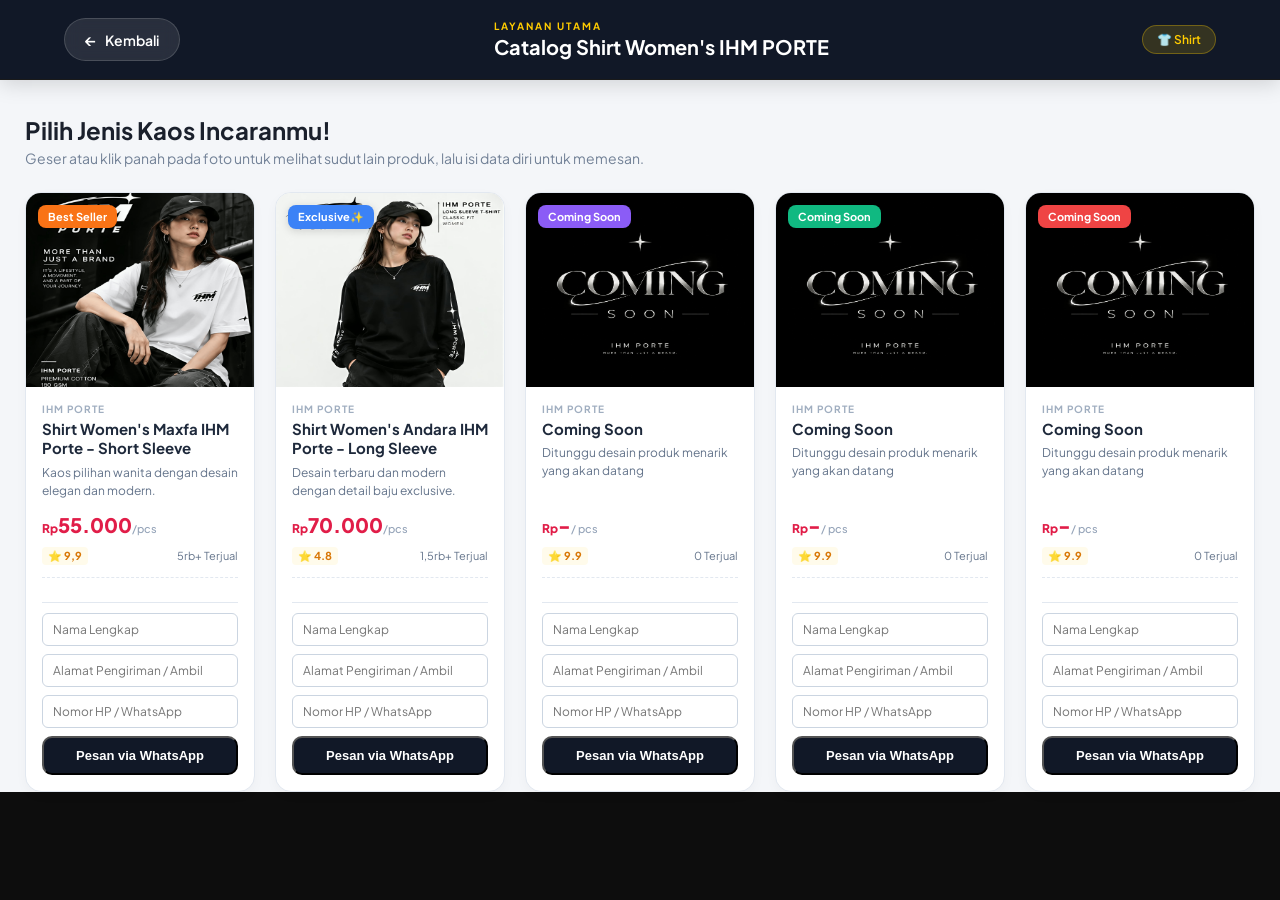
<file: halaman-pakaian-wanita.html>
<!DOCTYPE html>
<html lang="id">
<head>
    <meta charset="UTF-8">
    <meta name="viewport" content="width=device-width, initial-scale=1.0">
    <title>Pakaian Pria - Katalog Pilihan</title>
    <link rel="stylesheet" href="style.css">
    <link href="https://fonts.googleapis.com/css2?family=Plus+Jakarta+Sans:wght@400;500;600;700&display=swap" rel="stylesheet">
    
    <!-- TAMBAHAN CSS KHUSUS UNTUK MEMASTIKAN SLIDER 7 GAMBAR BERJALAN SEMPURNA -->
    <style>
        .product-slider-box {
            position: relative;
            overflow: hidden !important;
            width: 100%;
            /* Tinggi kotak akan otomatis menyesuaikan dengan tinggi asli gambar */
            background-color: transparent !important; 
        }
        .slider-images {
            display: flex !important;
            width: 700% !important; /* 7 gambar x 100% */
            transition: transform 0.4s ease-in-out;
        }
        .slider-images img {
            width: 14.2857% !important; /* 100% dibagi 7 gambar */
            height: auto !important;     /* Tinggi otomatis mengikuti proporsi asli gambar */
            display: block;
            object-fit: unset !important;
            flex-shrink: 0 !important;
        }
    </style>
</head>
<body class="product-page-body">
    <header class="modern-header">
        <div class="header-content">
            <a href="index.html#layanan" class="nav-back-btn"><span class="arrow">←</span> Kembali</a>
            <div class="header-title-box">
                <span class="sub-header">LAYANAN UTAMA</span>
                <h1 class="main-header-title">Catalog Shirt Women's IHM PORTE</h1>
            </div>
            <div class="store-badge">👕 Shirt</div>
        </div>
    </header>

    <main class="product-catalog-container">
        <div class="catalog-intro">
            <h2>Pilih Jenis Kaos Incaranmu!</h2>
            <p>Geser atau klik panah pada foto untuk melihat sudut lain produk, lalu isi data diri untuk memesan.</p>
        </div>

        <div class="shopee-product-grid">
            
            <!-- PRODUK 1 -->
            <div class="modern-product-card">
                <div class="product-slider-box">
                    <div class="slider-images" id="slider-1">
                        <img src="ihmb1.png" alt="Foto 1">
                        <img src="ihmb2.png" alt="Foto 2">
                        <img src="ihmb3.png" alt="Foto 3">
                        <img src="ihma4.png" alt="Foto 4">
                        <img src="ihmb5.png" alt="Foto 5">
                        <img src="ihma6.png" alt="Foto 6">
                        <img src="ihmb7.png" alt="Foto 7">
                    </div>
                    <button class="slider-btn prev-btn" onclick="moveSlide(1, -1)">❮</button>
                    <button class="slider-btn next-btn" onclick="moveSlide(1, 1)">❯</button>
                    <span class="card-badge badge-orange">Best Seller</span>
                </div>
                <div class="product-details">
                    <span class="category-tag">IHM PORTE</span>
                    <h3 class="product-name">Shirt Women's Maxfa IHM Porte - Short Sleeve</h3>
                    <p class="product-desc">Kaos pilihan wanita dengan desain elegan dan modern.</p>
                    <div class="price-row"><div class="price-tag"><span class="currency">Rp</span><span class="amount">55.000</span><span class="unit">/pcs</span></div></div>
                    <div class="product-stats"><span class="rating-box">⭐ 9,9</span><span class="sold-box">5rb+ Terjual</span></div>
                    
                    <form class="wa-order-form" onsubmit="sendToWhatsApp(event, 'Shirt Womens Maxfa IHM Porte - Short Sleeve', 'Rp55.000 /pcs')">
                        <input type="text" placeholder="Nama Lengkap" class="form-input-buyer" required>
                        <input type="text" placeholder="Alamat Pengiriman / Ambil" class="form-input-buyer" required>
                        <input type="tel" placeholder="Nomor HP / WhatsApp" class="form-input-buyer" required>
                        <button type="submit" class="action-btn">Pesan via WhatsApp</button>
                    </form>
                </div>
            </div>

            <!-- PRODUK 2 -->
            <div class="modern-product-card">
                <div class="product-slider-box">
                    <div class="slider-images" id="slider-2">
                        <img src="ihmd1.png" alt="Foto 1">
                        <img src="ihmd2.png" alt="Foto 2">
                        <img src="ihmd3.png" alt="Foto 3">
                        <img src="ihmd4.png" alt="Foto 4">
                        <img src="ihmd5.png" alt="Foto 5">
                        <img src="ihmd6.png" alt="Foto 6">
                        <img src="ihmd7.png" alt="Foto 7">
                    </div>
                    <button class="slider-btn prev-btn" onclick="moveSlide(2, -1)">❮</button>
                    <button class="slider-btn next-btn" onclick="moveSlide(2, 1)">❯</button>
                    <span class="card-badge badge-blue">Exclusive✨</span>
                </div>
                <div class="product-details">
                    <span class="category-tag">IHM Porte</span>
                    <h3 class="product-name">Shirt Women's Andara IHM Porte - Long Sleeve</h3>
                    <p class="product-desc">Desain terbaru dan modern dengan detail baju exclusive.</p>
                    <div class="price-row"><div class="price-tag"><span class="currency">Rp</span><span class="amount">70.000</span><span class="unit">/pcs</span></div></div>
                    <div class="product-stats"><span class="rating-box">⭐ 4.8</span><span class="sold-box">1,5rb+ Terjual</span></div>
                    
                    <form class="wa-order-form" onsubmit="sendToWhatsApp(event, 'Shirt Women Andara IHM Porte - Long Sleeve', 'Rp70.000 /pcs')">
                        <input type="text" placeholder="Nama Lengkap" class="form-input-buyer" required>
                        <input type="text" placeholder="Alamat Pengiriman / Ambil" class="form-input-buyer" required>
                        <input type="tel" placeholder="Nomor HP / WhatsApp" class="form-input-buyer" required>
                        <button type="submit" class="action-btn">Pesan via WhatsApp</button>
                    </form>
                </div>
            </div>

            <!-- PRODUK 3 -->
            <div class="modern-product-card">
                <div class="product-slider-box">
                    <div class="slider-images" id="slider-3">
                        <img src="ihml1.png" alt="Foto 1">
                        <img src="ihml1.png" alt="Foto 2">
                        <img src="ihml1.png" alt="Foto 3">
                        <img src="ihml1.png" alt="Foto 4">
                        <img src="ihml1.png" alt="Foto 5">
                        <img src="ihml1.png" alt="Foto 6">
                        <img src="ihml1.png" alt="Foto 7">
                    </div>
                    <button class="slider-btn prev-btn" onclick="moveSlide(3, -1)">❮</button>
                    <button class="slider-btn next-btn" onclick="moveSlide(3, 1)">❯</button>
                    <span class="card-badge badge-purple">Coming Soon</span>
                </div>
                <div class="product-details">
                    <span class="category-tag">IHM Porte</span>
                    <h3 class="product-name">Coming Soon</h3>
                    <p class="product-desc">Ditunggu desain produk menarik yang akan datang</p>
                    <div class="price-row"><div class="price-tag"><span class="currency">Rp</span><span class="amount">-</span><span class="unit">/ pcs</span></div></div>
                    <div class="product-stats"><span class="rating-box">⭐ 9.9</span><span class="sold-box">0 Terjual</span></div>
                    
                    <form class="wa-order-form" onsubmit="sendToWhatsApp(event, 'Scan Dokumen to PDF / JPG', 'Rp500 /halaman')">
                        <input type="text" placeholder="Nama Lengkap" class="form-input-buyer" required>
                        <input type="text" placeholder="Alamat Pengiriman / Ambil" class="form-input-buyer" required>
                        <input type="tel" placeholder="Nomor HP / WhatsApp" class="form-input-buyer" required>
                        <button type="submit" class="action-btn">Pesan via WhatsApp</button>
                    </form>
                </div>
            </div>

            <!-- PRODUK 4 -->
            <div class="modern-product-card">
                <div class="product-slider-box">
                    <div class="slider-images" id="slider-4">
                        <img src="ihml1.png" alt="Foto 1">
                        <img src="ihml1.png" alt="Foto 2">
                        <img src="ihml1.png" alt="Foto 3">
                        <img src="ihml1.png" alt="Foto 4">
                        <img src="ihml1.png" alt="Foto 5">
                        <img src="ihml1.png" alt="Foto 6">
                        <img src="ihml1.png" alt="Foto 7">
                    </div>
                    <button class="slider-btn prev-btn" onclick="moveSlide(4, -1)">❮</button>
                    <button class="slider-btn next-btn" onclick="moveSlide(4, 1)">❯</button>
                    <span class="card-badge badge-green">Coming Soon</span>
                </div>
                <div class="product-details">
                    <span class="category-tag">IHM Porte</span>
                    <h3 class="product-name">Coming Soon</h3>
                    <p class="product-desc">Ditunggu desain produk menarik yang akan datang</p>
                    <div class="price-row"><div class="price-tag"><span class="currency">Rp</span><span class="amount">-</span><span class="unit">/ pcs</span></div></div>
                    <div class="product-stats"><span class="rating-box">⭐ 9.9</span><span class="sold-box">0 Terjual</span></div>
                    
                    <form class="wa-order-form" onsubmit="sendToWhatsApp(event, 'Scan / Fotocopy KTP & Kartu Identitas', 'Rp1.000 /lembar')">
                        <input type="text" placeholder="Nama Lengkap" class="form-input-buyer" required>
                        <input type="text" placeholder="Alamat Pengiriman / Ambil" class="form-input-buyer" required>
                        <input type="tel" placeholder="Nomor HP / WhatsApp" class="form-input-buyer" required>
                        <button type="submit" class="action-btn">Pesan via WhatsApp</button>
                    </form>
                </div>
            </div>

            <!-- PRODUK 5 -->
            <div class="modern-product-card">
                <div class="product-slider-box">
                    <div class="slider-images" id="slider-5">
                        <img src="ihml1.png" alt="Foto 1">
                        <img src="ihml1.png" alt="Foto 2">
                        <img src="ihml1.png" alt="Foto 3">
                        <img src="ihml1.png" alt="Foto 4">
                        <img src="ihml1.png" alt="Foto 5">
                        <img src="ihml1.png" alt="Foto 6">
                        <img src="ihml1.png" alt="Foto 7">
                    </div>
                    <button class="slider-btn prev-btn" onclick="moveSlide(5, -1)">❮</button>
                    <button class="slider-btn next-btn" onclick="moveSlide(5, 1)">❯</button>
                    <span class="card-badge badge-red">Coming Soon</span>
                </div>
                <div class="product-details">
                    <span class="category-tag">IHM Porte</span>
                    <h3 class="product-name">Coming Soon</h3>
                    <p class="product-desc">Ditunggu desain produk menarik yang akan datang</p>
                    <div class="price-row"><div class="price-tag"><span class="currency">Rp</span><span class="amount">-</span><span class="unit">/ pcs</span></div></div>
                    <div class="product-stats"><span class="rating-box">⭐ 9.9</span><span class="sold-box">0 Terjual</span></div>
                    
                    <form class="wa-order-form" onsubmit="sendToWhatsApp(event, 'Paket Fotocopy Satu Buku Utuh', 'Rp15.000 /modul')">
                        <input type="text" placeholder="Nama Lengkap" class="form-input-buyer" required>
                        <input type="text" placeholder="Alamat Pengiriman / Ambil" class="form-input-buyer" required>
                        <input type="tel" placeholder="Nomor HP / WhatsApp" class="form-input-buyer" required>
                        <button type="submit" class="action-btn">Pesan via WhatsApp</button>
                    </form>
                </div>
            </div>

        </div>
    </main>

    <script>
        const slideIndexes = { 1: 0, 2: 0, 3: 0, 4: 0, 5: 0 };

        function moveSlide(sliderId, direction) {
            const slider = document.getElementById(`slider-${sliderId}`);
            const totalImages = slider.children.length; // Sekarang bernilai 7
            
            slideIndexes[sliderId] += direction;
            
            if (slideIndexes[sliderId] >= totalImages) {
                slideIndexes[sliderId] = 0;
            } else if (slideIndexes[sliderId] < 0) {
                slideIndexes[sliderId] = totalImages - 1;
            }
            
            // Menggeser persentase sebesar indeks dikali lebar 1 gambar (100 / 7 = 14.2857%)
            let percentage = slideIndexes[sliderId] * (100 / totalImages);
            slider.style.transform = `translateX(-${percentage}%)`;
        }

        function sendToWhatsApp(event, productName, productPrice) {
            event.preventDefault();
            
            const card = event.target.closest('.modern-product-card');
            const inputs = card.querySelectorAll('.form-input-buyer');
            const nama = inputs[0].value;
            const alamat = inputs[1].value;
            const noHp = inputs[2].value;

            const phoneNumber = "62895622983504";

            const message = `Halo Admin, saya ingin memesan produk:%0A%0A` +
                            `*Nama Produk:* ${productName}%0A` +
                            `*Harga:* ${productPrice}%0A%0A` +
                            `*DATA PEMBELI:*%0A` +
                            `- Nama: ${nama}%0A` +
                            `- Alamat: ${alamat}%0A` +
                            `- No HP: ${noHp}%0A%0A` +
                            `Mohon proses pesanan saya, terima kasih!`;

            window.open(`https://wa.me/${phoneNumber}?text=${message}`, '_blank');
        }
    </script>
</body>
</html>
</file>
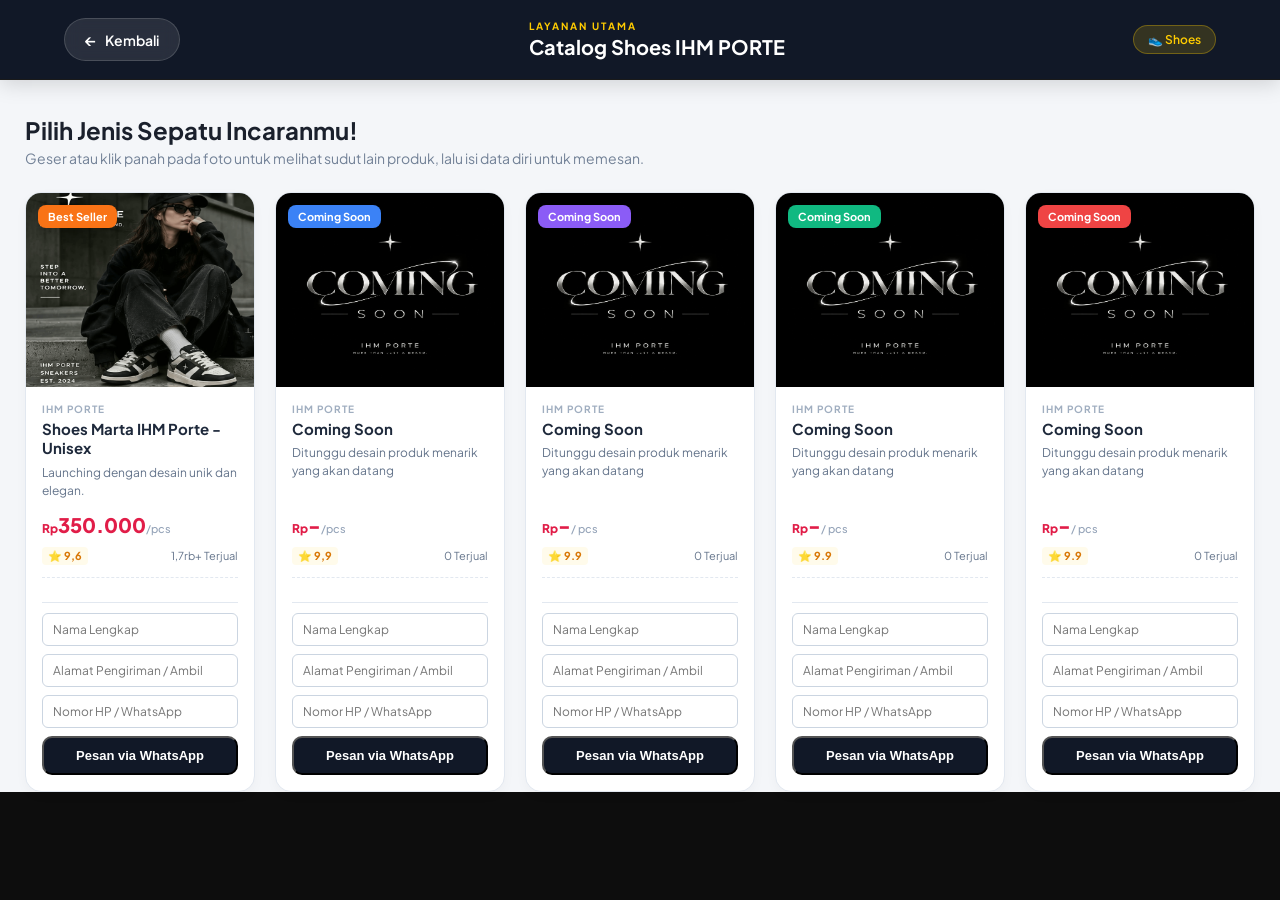
<file: halaman-sepatu.html>
<!DOCTYPE html>
<html lang="id">
<head>
    <meta charset="UTF-8">
    <meta name="viewport" content="width=device-width, initial-scale=1.0">
    <title>Men's & Women's Shoes - Katalog Pilihan</title>
    <link rel="stylesheet" href="style.css">
    <link href="https://fonts.googleapis.com/css2?family=Plus+Jakarta+Sans:wght@400;500;600;700&display=swap" rel="stylesheet">
    
    <!-- TAMBAHAN CSS KHUSUS UNTUK MEMASTIKAN SLIDER 7 GAMBAR BERJALAN SEMPURNA -->
    <style>
        .product-slider-box {
            position: relative;
            overflow: hidden !important;
            width: 100%;
            /* Tinggi kotak akan otomatis menyesuaikan dengan tinggi asli gambar */
            background-color: transparent !important; 
        }
        .slider-images {
            display: flex !important;
            width: 700% !important; /* 7 gambar x 100% */
            transition: transform 0.4s ease-in-out;
        }
        .slider-images img {
            width: 14.2857% !important; /* 100% dibagi 7 gambar */
            height: auto !important;     /* Tinggi otomatis mengikuti proporsi asli gambar */
            display: block;
            object-fit: unset !important;
            flex-shrink: 0 !important;
        }
    </style>
</head>
<body class="product-page-body">
    <header class="modern-header">
        <div class="header-content">
            <a href="index.html#layanan" class="nav-back-btn"><span class="arrow">←</span> Kembali</a>
            <div class="header-title-box">
                <span class="sub-header">LAYANAN UTAMA</span>
                <h1 class="main-header-title">Catalog Shoes IHM PORTE</h1>
            </div>
            <div class="store-badge">👟 Shoes</div>
        </div>
    </header>

    <main class="product-catalog-container">
        <div class="catalog-intro">
            <h2>Pilih Jenis Sepatu Incaranmu!</h2>
            <p>Geser atau klik panah pada foto untuk melihat sudut lain produk, lalu isi data diri untuk memesan.</p>
        </div>

        <div class="shopee-product-grid">
            
            <!-- PRODUK 1 -->
            <div class="modern-product-card">
                <div class="product-slider-box">
                    <div class="slider-images" id="slider-1">
                        <img src="ihmk1.png" alt="Foto 1">
                        <img src="ihmk2.png" alt="Foto 2">
                        <img src="ihmk3.png" alt="Foto 3">
                        <img src="ihmk4.png" alt="Foto 4">
                        <img src="ihmk5.png" alt="Foto 5">
                        <img src="ihmk6.png" alt="Foto 6">
                        <img src="ihmk7.png" alt="Foto 7">
                    </div>
                    <button class="slider-btn prev-btn" onclick="moveSlide(1, -1)">❮</button>
                    <button class="slider-btn next-btn" onclick="moveSlide(1, 1)">❯</button>
                    <span class="card-badge badge-orange">Best Seller</span>
                </div>
                <div class="product-details">
                    <span class="category-tag">IHM PORTE</span>
                    <h3 class="product-name">Shoes Marta IHM Porte - Unisex</h3>
                    <p class="product-desc">Launching dengan desain unik dan elegan.</p>
                    <div class="price-row"><div class="price-tag"><span class="currency">Rp</span><span class="amount">350.000</span><span class="unit">/pcs</span></div></div>
                    <div class="product-stats"><span class="rating-box">⭐ 9,6</span><span class="sold-box">1,7rb+ Terjual</span></div>
                    
                    <form class="wa-order-form" onsubmit="sendToWhatsApp(event, 'Shoes Marta IHM Porte - Unisex', 'Rp350.000 /pcs')">
                        <input type="text" placeholder="Nama Lengkap" class="form-input-buyer" required>
                        <input type="text" placeholder="Alamat Pengiriman / Ambil" class="form-input-buyer" required>
                        <input type="tel" placeholder="Nomor HP / WhatsApp" class="form-input-buyer" required>
                        <button type="submit" class="action-btn">Pesan via WhatsApp</button>
                    </form>
                </div>
            </div>

            <!-- PRODUK 2 -->
            <div class="modern-product-card">
                <div class="product-slider-box">
                    <div class="slider-images" id="slider-2">
                        <img src="ihml1.png" alt="Foto 1">
                        <img src="ihml1.png" alt="Foto 2">
                        <img src="ihml1.png" alt="Foto 3">
                        <img src="ihml1.png" alt="Foto 4">
                        <img src="ihml1.png" alt="Foto 5">
                        <img src="ihml1.png" alt="Foto 6">
                        <img src="ihml1.png" alt="Foto 7">
                    </div>
                    <button class="slider-btn prev-btn" onclick="moveSlide(2, -1)">❮</button>
                    <button class="slider-btn next-btn" onclick="moveSlide(2, 1)">❯</button>
                    <span class="card-badge badge-blue">Coming Soon</span>
                </div>
                <div class="product-details">
                    <span class="category-tag">IHM PORTE</span>
                    <h3 class="product-name">Coming Soon</h3>
                    <p class="product-desc">Ditunggu desain produk menarik yang akan datang</p>
                    <div class="price-row"><div class="price-tag"><span class="currency">Rp</span><span class="amount">-</span><span class="unit">/pcs</span></div></div>
                    <div class="product-stats"><span class="rating-box">⭐ 9,9</span><span class="sold-box">0 Terjual</span></div>
                    
                    <form class="wa-order-form" onsubmit="sendToWhatsApp(event, 'Denim Jackets Men IHM Porte - Limited Edition', 'Rp1.000.000 /pcs')">
                        <input type="text" placeholder="Nama Lengkap" class="form-input-buyer" required>
                        <input type="text" placeholder="Alamat Pengiriman / Ambil" class="form-input-buyer" required>
                        <input type="tel" placeholder="Nomor HP / WhatsApp" class="form-input-buyer" required>
                        <button type="submit" class="action-btn">Pesan via WhatsApp</button>
                    </form>
                </div>
            </div>

            <!-- PRODUK 3 -->
            <div class="modern-product-card">
                <div class="product-slider-box">
                    <div class="slider-images" id="slider-3">
                        <img src="ihml1.png" alt="Foto 1">
                        <img src="ihml1.png" alt="Foto 2">
                        <img src="ihml1.png" alt="Foto 3">
                        <img src="ihml1.png" alt="Foto 4">
                        <img src="ihml1.png" alt="Foto 5">
                        <img src="ihml1.png" alt="Foto 6">
                        <img src="ihml1.png" alt="Foto 7">
                    </div>
                    <button class="slider-btn prev-btn" onclick="moveSlide(3, -1)">❮</button>
                    <button class="slider-btn next-btn" onclick="moveSlide(3, 1)">❯</button>
                    <span class="card-badge badge-purple">Coming Soon</span>
                </div>
                <div class="product-details">
                    <span class="category-tag">IHM Porte</span>
                    <h3 class="product-name">Coming Soon</h3>
                    <p class="product-desc">Ditunggu desain produk menarik yang akan datang</p>
                    <div class="price-row"><div class="price-tag"><span class="currency">Rp</span><span class="amount">-</span><span class="unit">/ pcs</span></div></div>
                    <div class="product-stats"><span class="rating-box">⭐ 9.9</span><span class="sold-box">0 Terjual</span></div>
                    
                    <form class="wa-order-form" onsubmit="sendToWhatsApp(event, 'Scan Dokumen to PDF / JPG', 'Rp500 /halaman')">
                        <input type="text" placeholder="Nama Lengkap" class="form-input-buyer" required>
                        <input type="text" placeholder="Alamat Pengiriman / Ambil" class="form-input-buyer" required>
                        <input type="tel" placeholder="Nomor HP / WhatsApp" class="form-input-buyer" required>
                        <button type="submit" class="action-btn">Pesan via WhatsApp</button>
                    </form>
                </div>
            </div>

            <!-- PRODUK 4 -->
            <div class="modern-product-card">
                <div class="product-slider-box">
                    <div class="slider-images" id="slider-4">
                        <img src="ihml1.png" alt="Foto 1">
                        <img src="ihml1.png" alt="Foto 2">
                        <img src="ihml1.png" alt="Foto 3">
                        <img src="ihml1.png" alt="Foto 4">
                        <img src="ihml1.png" alt="Foto 5">
                        <img src="ihml1.png" alt="Foto 6">
                        <img src="ihml1.png" alt="Foto 7">
                    </div>
                    <button class="slider-btn prev-btn" onclick="moveSlide(4, -1)">❮</button>
                    <button class="slider-btn next-btn" onclick="moveSlide(4, 1)">❯</button>
                    <span class="card-badge badge-green">Coming Soon</span>
                </div>
                <div class="product-details">
                    <span class="category-tag">IHM Porte</span>
                    <h3 class="product-name">Coming Soon</h3>
                    <p class="product-desc">Ditunggu desain produk menarik yang akan datang</p>
                    <div class="price-row"><div class="price-tag"><span class="currency">Rp</span><span class="amount">-</span><span class="unit">/ pcs</span></div></div>
                    <div class="product-stats"><span class="rating-box">⭐ 9.9</span><span class="sold-box">0 Terjual</span></div>
                    
                    <form class="wa-order-form" onsubmit="sendToWhatsApp(event, 'Scan / Fotocopy KTP & Kartu Identitas', 'Rp1.000 /lembar')">
                        <input type="text" placeholder="Nama Lengkap" class="form-input-buyer" required>
                        <input type="text" placeholder="Alamat Pengiriman / Ambil" class="form-input-buyer" required>
                        <input type="tel" placeholder="Nomor HP / WhatsApp" class="form-input-buyer" required>
                        <button type="submit" class="action-btn">Pesan via WhatsApp</button>
                    </form>
                </div>
            </div>

            <!-- PRODUK 5 -->
            <div class="modern-product-card">
                <div class="product-slider-box">
                    <div class="slider-images" id="slider-5">
                        <img src="ihml1.png" alt="Foto 1">
                        <img src="ihml1.png" alt="Foto 2">
                        <img src="ihml1.png" alt="Foto 3">
                        <img src="ihml1.png" alt="Foto 4">
                        <img src="ihml1.png" alt="Foto 5">
                        <img src="ihml1.png" alt="Foto 6">
                        <img src="ihml1.png" alt="Foto 7">
                    </div>
                    <button class="slider-btn prev-btn" onclick="moveSlide(5, -1)">❮</button>
                    <button class="slider-btn next-btn" onclick="moveSlide(5, 1)">❯</button>
                    <span class="card-badge badge-red">Coming Soon</span>
                </div>
                <div class="product-details">
                    <span class="category-tag">IHM Porte</span>
                    <h3 class="product-name">Coming Soon</h3>
                    <p class="product-desc">Ditunggu desain produk menarik yang akan datang</p>
                    <div class="price-row"><div class="price-tag"><span class="currency">Rp</span><span class="amount">-</span><span class="unit">/ pcs</span></div></div>
                    <div class="product-stats"><span class="rating-box">⭐ 9.9</span><span class="sold-box">0 Terjual</span></div>
                    
                    <form class="wa-order-form" onsubmit="sendToWhatsApp(event, 'Paket Fotocopy Satu Buku Utuh', 'Rp15.000 /modul')">
                        <input type="text" placeholder="Nama Lengkap" class="form-input-buyer" required>
                        <input type="text" placeholder="Alamat Pengiriman / Ambil" class="form-input-buyer" required>
                        <input type="tel" placeholder="Nomor HP / WhatsApp" class="form-input-buyer" required>
                        <button type="submit" class="action-btn">Pesan via WhatsApp</button>
                    </form>
                </div>
            </div>

        </div>
    </main>

    <script>
        const slideIndexes = { 1: 0, 2: 0, 3: 0, 4: 0, 5: 0 };

        function moveSlide(sliderId, direction) {
            const slider = document.getElementById(`slider-${sliderId}`);
            const totalImages = slider.children.length; // Sekarang bernilai 7
            
            slideIndexes[sliderId] += direction;
            
            if (slideIndexes[sliderId] >= totalImages) {
                slideIndexes[sliderId] = 0;
            } else if (slideIndexes[sliderId] < 0) {
                slideIndexes[sliderId] = totalImages - 1;
            }
            
            // Menggeser persentase sebesar indeks dikali lebar 1 gambar (100 / 7 = 14.2857%)
            let percentage = slideIndexes[sliderId] * (100 / totalImages);
            slider.style.transform = `translateX(-${percentage}%)`;
        }

        function sendToWhatsApp(event, productName, productPrice) {
            event.preventDefault();
            
            const card = event.target.closest('.modern-product-card');
            const inputs = card.querySelectorAll('.form-input-buyer');
            const nama = inputs[0].value;
            const alamat = inputs[1].value;
            const noHp = inputs[2].value;

            const phoneNumber = "62895622983504";

            const message = `Halo Admin, saya ingin memesan produk:%0A%0A` +
                            `*Nama Produk:* ${productName}%0A` +
                            `*Harga:* ${productPrice}%0A%0A` +
                            `*DATA PEMBELI:*%0A` +
                            `- Nama: ${nama}%0A` +
                            `- Alamat: ${alamat}%0A` +
                            `- No HP: ${noHp}%0A%0A` +
                            `Mohon proses pesanan saya, terima kasih!`;

            window.open(`https://wa.me/${phoneNumber}?text=${message}`, '_blank');
        }
    </script>
</body>
</html>
</file>
<file: style.css>
/* Reset Dasar untuk Menghilangkan Celah Putih/Kuning di Atas */
* {
    margin: 0;
    padding: 0;
    box-sizing: border-box;
}

html, body {
    width: 100%;
    margin: 0;
    padding: 0;
    background-color: #0d0d0d; /* Background gelap halaman */
    font-family: 'Poppins', sans-serif, Arial, sans-serif;
}

/* NAVBAR KEMBALI SEPERTI TAMPILAN AWAL */
header {
    background-color: #0d0d0d; /* Latar belakang hitam penuh seperti awal */
    width: 100%;
    padding: 20px 50px;
    border-bottom: 1px solid #1a1a1a;
}

.navbar {
    display: flex;
    justify-content: space-between;
    align-items: center;
    max-width: 1400px;
    margin: 0 auto;
}

.navbar .logo {
    color: #ff0;
    font-weight: bold;
    font-size: 20px;
    letter-spacing: 1px;
}

.navbar nav {
    display: flex;
    gap: 25px;
}

.navbar nav a {
    color: #ff0;
    text-decoration: none;
    font-size: 14px;
    font-weight: 500;
    transition: color 0.2s;
}

.navbar nav a:hover {
    color: #E6EE22;
}

.button-nav {
    background-color: #000;
    color: #fff;
    padding: 10px 24px;
    border-radius: 30px;
    text-decoration: none;
    font-size: 13px;
    font-weight: 500;
    border: 1px solid #fff;
    transition: background-color 0.2s;
}

.button-nav:hover {
    background-color: #333333;
}

/* CONTAINER GAMBAR LANDSCAPE FULL DI BAWAH NAVBAR */
.hero-fullscreen-container {
    position: relative;
    width: 100%;
    line-height: 0;
    background-color: #000;
}

.hero-bg-img {
    width: 100%;
    height: auto;
    display: block;
    object-fit: cover;
}

/* POSISI TOMBOL (NEXT & CARA PESAN) DI POJOK KIRI BAWAH GAMBAR */
.hero-overlay-buttons {
    position: absolute;
    bottom: 28px; /* Jarak pas dari bawah gambar */
    left: 45px;   /* Jarak pas dari kiri gambar */
    display: flex;
    gap: 15px;
    z-index: 10;
}

/* Tombol Next (Oval Kuning Cerah) */
.button-primary {
    background-color: #E6EE22 !important;
    color: #000000 !important;
    padding: 20px 30px;
    border-radius: 50px; /* Bentuk Oval */
    font-weight: bold;
    font-size: 14px;
    text-decoration: none;
    display: inline-block;
    box-shadow: 0 4px 12px rgba(0, 0, 0, 0.4);
    transition: transform 0.2s, background-color 0.2s;
}

.button-primary:hover {
    background-color: #d4dc1f !important;
    transform: translateY(-2px);
}

/* Tombol Cara Pesan (Border Putih Transparan) */
.button-secondary {
    background-color: rgba(0, 0, 0, 0.4) !important;
    color: #ffffff !important;
    border: 1px solid #ffffff !important;
    padding: 20px 35px;
    border-radius: 50px; /* Bentuk Oval */
    font-weight: 500;
    font-size: 14px;
    text-decoration: none;
    display: inline-block;
    backdrop-filter: blur(4px);
    transition: transform 0.2s, background-color 0.2s;
}

.button-secondary:hover {
    background-color: #ffffff !important;
    color: #000000 !important;
    transform: translateY(-2px);
}


/* Gambar Model Baru */

.hero-fullscreen-img-only {
    width: 100vw;
    height: 100vh;
    min-height: 700px;
    overflow: hidden;
    display: flex;
}

.hero-fullscreen-img-only img {
    width: 100%;
    height: 100%;
    object-fit: cover; /* Membuat gambar memenuhi layar secara proporsional landscape */
    object-position: center;
}

/* SECTION */

.section {
    max-width: 1200px;

    margin: auto;

    padding: 110px 30px;
}

.section-title {
    margin-bottom: 55px;
}

.section-title h2 {
    font-size: 52px;
    line-height: 1;

    letter-spacing: -2px;
}

.center {
    text-align: center;
}


/* =========================
   LAYANAN MODEL SHOPEE
========================= */

.section-title {
    text-align: center;
    margin-bottom: 45px; /* Mengatur jarak aman ke elemen di bawahnya */
}

/* Pastikan section layanan full ke kiri dan kanan layar */
#layanan {
    background-color: #F9F6EE; /* Sesuaikan dengan warna abu-abu yang Anda inginkan */
    width: 100% !important;
    max-width: 100% !important;
    margin: 0 !important;
    padding: 150px 20px !important; /* Jarak atas-bawah dan padding kiri-kanan */
    box-sizing: border-box;
}

/* Jika ada pembungkus di dalam section layanan, atur agar kontennya tetap rapi di tengah */
#layanan .section-title,
#layanan .service-menu-grid {
    max-width: 1300px; /* Batas lebar agar isi menu tidak terlalu melebar ke pinggir layar */
    margin: 0 auto;    /* Membuat konten isi tetap berada di tengah secara simetris */
}


.service-menu-grid {
    display: grid;
    /* Menampilkan 5 sampai 6 kolom secara sejajar */
    grid-template-columns: repeat(auto-fit, minmax(100px, 1fr));
    gap: 25px 15px;
    max-width: 900px;
    margin: 40px auto 0;
    justify-items: center;
}

/* KOTAK MENU / LINK */
.menu-item {
    display: flex;
    flex-direction: column;
    align-items: center;
    text-decoration: none; /* Menghilangkan garis bawah pada link */
    width: 100px;
    transition: transform 0.2s ease;
}

.menu-item:hover {
    transform: translateY(-5px); /* Efek sedikit terangkat saat hover */
}

/* WADAH IKON (Bentuk Kotak Tumpul Putih ala Shopee) */
.icon-box {
    width: 65px;
    height: 65px;
    background-color: #ff0;
    border-radius: 18px; /* Sudut melengkung */
    display: flex;
    align-items: center;
    justify-content: center;
    box-shadow: 0 4px 10px rgba(0, 0, 0, 0.06); /* Bayangan halus */
    border: 1px solid #eaeaea;
    margin-bottom: 10px;
    transition: background-color 0.2s, box-shadow 0.2s;
}

/* Ukuran Ikon/Gambar */
.icon-box span {
    font-size: 30px;
}

.icon-box img {
    width: 35px;
    height: 35px;
    object-fit: contain;
}

.menu-item:hover .icon-box {
    box-shadow: 0 6px 15px rgba(0, 0, 0, 0.12);
    background-color: #fcfcfc;
}

/* TEKS LABEL DI BAWAH IKON */
.menu-label {
    font-size: 13px;
    color: #333333;
    text-align: center;
    line-height: 1.3;
    font-weight: 500;
}

/* RESPONSIVE UNTUK TAMPILAN HP */
@media (max-width: 600px) {
    .service-menu-grid {
        grid-template-columns: repeat(4, 1fr); /* Menjadi 4 kolom di layar HP */
        gap: 20px 10px;
    }

    .icon-box {
        width: 55px;
        height: 55px;
        border-radius: 15px;
    }

    .icon-box span {
        font-size: 24px;
    }

    .menu-label {
        font-size: 11px;
    }
}

    /* =========================================================
   DESAIN HALAMAN PRODUK MENARIK (MODERN & SHOPEE STYLE)
========================================================= */

/* Body khusus halaman produk */
.product-page-body {
    background-color: #f4f6f9;
    font-family: 'Plus Jakarta Sans', Arial, sans-serif;
    color: #2d3748;
}

/* 1. STYLING HEADER & TOMBOL KEMBALI */
.modern-header {
    background: #111827;
    padding: 18px 5%;
    position: sticky;
    top: 0;
    z-index: 1000;
    box-shadow: 0 4px 20px rgba(0, 0, 0, 0.15);
}

.header-content {
    max-width: 1280px;
    margin: 0 auto;
    display: flex;
    align-items: center;
    justify-content: space-between;
}

/* Tombol Kembali Berbentuk Kapsul Modern */
.nav-back-btn {
    display: inline-flex;
    align-items: center;
    gap: 8px;
    background: rgba(255, 255, 255, 0.1);
    color: #ffffff;
    padding: 10px 20px;
    border-radius: 50px;
    text-decoration: none;
    font-size: 14px;
    font-weight: 600;
    backdrop-filter: blur(8px);
    border: 1px solid rgba(255, 255, 255, 0.15);
    transition: all 0.3s ease;
}

.nav-back-btn:hover {
    background: #ffcc00;
    color: #111111;
    border-color: #ffcc00;
    transform: translateX(-4px);
}

.nav-back-btn .arrow {
    font-size: 16px;
    transition: transform 0.3s ease;
}

.nav-back-btn:hover .arrow {
    transform: translateX(-3px);
}

/* Judul Header */
.header-title-box .sub-header {
    font-size: 10px;
    color: #ffcc00;
    letter-spacing: 2px;
    font-weight: 700;
    display: block;
}

.main-header-title {
    color: #ffffff;
    font-size: 20px;
    font-weight: 700;
    margin-top: 2px;
}

.store-badge {
    background: rgba(255, 204, 0, 0.15);
    color: #ffcc00;
    padding: 6px 14px;
    border-radius: 20px;
    font-size: 12px;
    font-weight: 600;
    border: 1px solid rgba(255, 204, 0, 0.3);
}


/* 2. KATALOG & GRID PRODUK */

/* Mengatur kotak pembungkus slider agar memuat 7 gambar secara horizontal */
.slider-images {
    display: flex;
    width: 700%; /* Karena ada 7 gambar (7 x 100%) */
    transition: transform 0.4s ease-in-out;
}

/* Mengatur setiap gambar agar pas memenuhi 1 bagian kotak slider (100 / 7 = 14.2857%) */
.slider-images img {
    width: 14.2857%;
    flex-shrink: 0;
    object-fit: cover;
    height: 100%; /* Sesuaikan tinggi kotak slider Anda */
}

/* Kotak luar slider (pastikan disembunyikan yang meluber ke samping) */
.product-slider-box {
    position: relative;
    overflow: hidden; /* Sangat penting agar gambar ke-2 dan seterusnya tidak terlihat sebelum digeser */
    width: 100%;
}

.product-catalog-container {
    max-width: 1280px;
    margin: 35px auto 60px;
    padding: 0 25px;
}

.catalog-intro {
    margin-bottom: 25px;
}

.catalog-intro h2 {
    font-size: 24px;
    font-weight: 700;
    color: #1a202c;
}

.catalog-intro p {
    font-size: 14px;
    color: #718096;
    margin-top: 4px;
}

.shopee-product-grid {
    display: grid;
    grid-template-columns: repeat(5, 1fr);
    gap: 20px;
}


/* 3. DESAIN KARTU PRODUK MODERN */
.modern-product-card {
    background: #ffffff;
    border-radius: 16px;
    overflow: hidden;
    border: 1px solid #e2e8f0;
    box-shadow: 0 4px 12px rgba(0, 0, 0, 0.03);
    display: flex;
    flex-direction: column;
    transition: all 0.3s cubic-bezier(0.165, 0.84, 0.44, 1);
}

.modern-product-card:hover {
    transform: translateY(-8px);
    box-shadow: 0 12px 24px rgba(0, 0, 0, 0.1);
    border-color: #cbd5e1;
}

/* WADAH FOTO PRODUK DENGAN EFEK HOVER ZOOM */
.product-img-box {
    position: relative;
    width: 100%;
    padding-top: 85%; /* Rasio gambar menarik */
    overflow: hidden;
    background: #edf2f7;
}

.product-img-box img {
    position: absolute;
    top: 0;
    left: 0;
    width: 100%;
    height: 100%;
    object-fit: cover;
    transition: transform 0.5s ease;
}

.modern-product-card:hover .product-img-box img {
    transform: scale(1.08); /* Efek zoom foto saat kursor diatasnya */
}

/* Badge Status / Diskon */
.card-badge {
    position: absolute;
    top: 12px;
    left: 12px;
    padding: 5px 10px;
    border-radius: 8px;
    font-size: 11px;
    font-weight: 700;
    color: #ffffff;
    box-shadow: 0 2px 8px rgba(0, 0, 0, 0.15);
}

.badge-red { background: #ef4444; }
.badge-orange { background: #f97316; }
.badge-blue { background: #3b82f6; }
.badge-purple { background: #8b5cf6; }
.badge-green { background: #10b981; }


/* DETAIL PRODUK */
.product-details {
    padding: 16px;
    display: flex;
    flex-direction: column;
    flex-grow: 1;
}

.category-tag {
    font-size: 10px;
    text-transform: uppercase;
    letter-spacing: 1px;
    font-weight: 700;
    color: #a0aec0;
    margin-bottom: 4px;
}

.product-name {
    font-size: 15px;
    font-weight: 700;
    color: #1e293b;
    line-height: 1.3;
    margin-bottom: 6px;
}

.product-desc {
    font-size: 12px;
    color: #64748b;
    line-height: 1.5;
    margin-bottom: 12px;
    display: -webkit-box;
    -webkit-line-clamp: 2;
    -webkit-box-orient: vertical;
    overflow: hidden;
}

/* HARGA */
.price-row {
    margin-top: auto;
    margin-bottom: 10px;
}

.price-tag {
    color: #e11d48; /* Warna harga merona ala Shopee */
    font-weight: 800;
}

.price-tag .currency { font-size: 12px; }
.price-tag .amount { font-size: 20px; }
.price-tag .unit {
    font-size: 11px;
    color: #94a3b8;
    font-weight: 500;
}

/* METRICS / STATISTIK PRODUK */
.product-stats {
    display: flex;
    align-items: center;
    justify-content: space-between;
    font-size: 11px;
    color: #64748b;
    padding-bottom: 12px;
    border-bottom: 1px dashed #e2e8f0;
    margin-bottom: 14px;
}

.rating-box {
    font-weight: 700;
    color: #d97706;
    background: #fffbeb;
    padding: 2px 6px;
    border-radius: 4px;
}

.sold-box { font-size: 11px; }

/* TOMBOL AKSI PESAN SEKARANG */
.action-btn {
    display: block;
    text-align: center;
    background: #111827;
    color: #ffffff;
    text-decoration: none;
    font-size: 13px;
    font-weight: 700;
    padding: 10px 0;
    border-radius: 10px;
    transition: all 0.2s ease;
}

.action-btn:hover {
    background: #ffcc00;
    color: #111111;
    box-shadow: 0 4px 12px rgba(255, 204, 0, 0.4);
}


/* 4. RESPONSIVE UNTUK TABLET DAN HP */
@media (max-width: 1100px) {
    .shopee-product-grid {
        grid-template-columns: repeat(3, 1fr);
    }
}

@media (max-width: 650px) {
    .shopee-product-grid {
        grid-template-columns: repeat(2, 1fr);
        gap: 12px;
    }
    
    .store-badge { display: none; }
    
    .main-header-title { font-size: 16px; }

    .product-details { padding: 12px; }

    .price-tag .amount { font-size: 17px; }
}

/* =========================
   STYLING FORMULIR PEMBELI
========================= */
.wa-order-form {
    display: flex;
    flex-direction: column;
    gap: 8px;
    margin-top: 10px;
    border-top: 1px solid #e2e8f0;
    padding-top: 10px;
}

.form-input-buyer {
    width: 100%;
    padding: 8px 10px;
    font-size: 12px;
    border: 1px solid #cbd5e1;
    border-radius: 6px;
    outline: none;
    font-family: 'Plus Jakarta Sans', Arial, sans-serif;
    transition: border-color 0.2s;
}

.form-input-buyer:focus {
    border-color: #2563eb;
    box-shadow: 0 0 0 2px rgba(37, 99, 235, 0.1);
}

/* =========================
   PERBAIKAN SLIDER 3 FOTO
========================= */
.product-slider-box {
    position: relative;
    width: 100%;
    padding-top: 85%; /* Kotak persegi panjang proporsional */
    overflow: hidden;
    background: #edf2f7;
}

.slider-images {
    position: absolute;
    top: 0;
    left: 0;
    height: 100%;
    display: flex;
    transition: transform 0.4s ease-in-out;
    width: 300%; /* 3 foto total lebar 300% */
}

.slider-images img {
    width: 33.3333%; /* Tiap foto memakan persis 1 bagian dari 3 bagian */
    height: 100%;
    object-fit: cover;
    flex-shrink: 0;
}

/* Tombol Panah Slider */
.slider-btn {
    position: absolute;
    top: 50%;
    transform: translateY(-50%);
    background: rgba(0, 0, 0, 0.5);
    color: white;
    border: none;
    width: 30px;
    height: 30px;
    border-radius: 50%;
    cursor: pointer;
    font-size: 14px;
    display: flex;
    align-items: center;
    justify-content: center;
    opacity: 0;
    transition: opacity 0.3s ease, background 0.2s;
    z-index: 10;
}

.modern-product-card:hover .slider-btn {
    opacity: 1;
}

.slider-btn:hover {
    background: rgba(0, 0, 0, 0.8);
}

.prev-btn { left: 10px; }
.next-btn { right: 10px; }

/* Tombol Panah Slider (Kiri & Kanan) */
.slider-btn {
    position: absolute;
    top: 50%;
    transform: translateY(-50%);
    background: rgba(0, 0, 0, 0.4);
    color: white;
    border: none;
    width: 28px;
    height: 28px;
    border-radius: 50%;
    cursor: pointer;
    font-size: 12px;
    display: flex;
    align-items: center;
    justify-content: center;
    opacity: 0;
    transition: opacity 0.3s ease, background 0.2s;
    z-index: 10;
}

/* Munculkan tombol panah saat kursor diarahkan ke foto produk */
.modern-product-card:hover .slider-btn {
    opacity: 1;
}

.slider-btn:hover {
    background: rgba(0, 0, 0, 0.7);
}

.prev-btn { left: 8px; }
.next-btn { right: 8px; }



<!-- CSS UNTUK TAMPILAN FULL SCREEN TANPA JADWAL MARGIN/PADDING -->
<style>
.promo-banner-section {
    width: 100vw; /* Memenuhi 100% lebar viewport/layar laptop */
    position: relative;
    left: 50%;
    right: 50%;
    margin-left: -50vw; /* Trik CSS agar mendobrak container utama */
    margin-right: -50vw;
    padding: 0;
    overflow: hidden;
    background-color: #1a1a1a;
}

.full-promo-img {
    width: 100%;
    height: auto;
    display: block;
    object-fit: cover;
    pointer-events: none; /* Menjaga agar gambar tidak dapat digeser/di-drag */
}



<!-- CSS UNTUK TAMPILAN CARA PESAN -->
<style>
/* Section Cara Pesan Full ke Kiri dan Kanan Layar */
.how-to-order-section {
    background-color: #7b7b7b; /* <-- UBAH WARNA BACKGROUND DI SINI (Contoh: #1b1b1b abu-abu gelap, atau #7b7b7b abu-abu terang) */
    width: 100% !important;
    max-width: 100% !important;
    margin: 0 !important;
    padding: 80px 40px !important; /* Jarak atas-bawah dan samping */
    box-sizing: border-box;
}

/* Pembungkus Konten di Dalam agar Rapi di Tengah */
.how-to-order-section .container-order {
    max-width: 1300px; /* Batas lebar agar kotak-kotak kartu tetap proporsional */
    margin: 0 auto;    /* Posisinya otomatis berada di tengah */
    width: 100%;
}



.order-header {
    text-align: center;
    margin-bottom: 45px;
}

.order-badge {
    background-color: #777;
    color: #ffcc00;
    font-size: 13px;
    font-weight: 700;
    padding: 6px 14px;
    border-radius: 20px;
    letter-spacing: 1px;
    text-transform: uppercase;
}

.order-title {
    font-size: 32px;
    font-weight: 800;
    margin: 15px 0 10px 0;
    color: #F9F6EE;
}

.order-subtitle {
    color: #777;
    font-size: 15px;
}

/* GRID STYLING */
.order-steps-grid {
    display: grid;
    grid-template-columns: repeat(auto-fit, minmax(250px, 1fr));
    gap: 25px;
}

.step-card {
    background-color: #F9F6EE;
    border: 1px solid #2d2d2d;
    border-radius: 16px;
    padding: 30px 20px;
    position: relative;
    transition: transform 0.3s ease, border-color 0.3s ease;
}

.step-card:hover {
    transform: translateY(-6px);
    border-color: #ffcc00;
}

.step-number {
    position: absolute;
    top: 15px;
    right: 20px;
    font-size: 28px;
    font-weight: 800;
    color: #222(255, 255, 255, 0.08);
}

.step-icon {
    font-size: 38px;
    margin-bottom: 15px;
}

.step-title {
    font-size: 18px;
    font-weight: 700;
    margin-bottom: 10px;
    color: #ffcc00;
}

.step-desc {
    font-size: 13.5px;
    color: #222;
    line-height: 1.6;
}

.order-note-box {
    margin-top: 40px;
    background: linear-gradient(90deg, #252525, #1a1a1a);
    border-left: 4px solid #ffcc00;
    padding: 15px 20px;
    border-radius: 8px;
    text-align: center;
    font-size: 14px;
    color: #ff0;
}

/* RESPONSIF HP */
@media (max-width: 768px) {
    .how-to-order-section {
        padding: 40px 15px;
    }
    .order-title {
        font-size: 24px;
    }
}




/* TENTANG */

.about-section {
    background: #222;

    color: #fff;

    padding: 110px 8%;

    display: grid;

    grid-template-columns: 1fr 1fr;

    gap: 100px;
}

.about-section h2 {
    font-size: 60px;

    line-height: .95;

    letter-spacing: -3px;
}

.about-text {
    max-width: 550px;
}

.about-text p {
    color: #fff;

    line-height: 1.8;

    margin-bottom: 25px;
}


/* FOOTER */

footer {
    background: #151515;

    color: #fff;

    padding: 30px 8%;

    display: flex;

    justify-content: space-between;

    font-size: 12px;
}


/* RESPONSIVE */

@media (max-width: 850px) {

    nav {
        display: none;
    }

    .hero {
        padding: 120px 25px 80px;
    }

    .hero h1 {
        font-size: 55px;
    }

    .service-container,
    .price-container,
    .steps {
        grid-template-columns: 1fr 1fr;
    }

    .order-container,
    .about-section {
        grid-template-columns: 1fr;
    }

    .order-container {
        padding: 35px 25px;
    }

    .about-section {
        padding: 80px 25px;
    }
}


@media (max-width: 550px) {

    .service-container,
    .price-container,
    .steps {
        grid-template-columns: 1fr;
    }

    .hero h1 {
        font-size: 48px;
    }

    .section-title h2 {
        font-size: 40px;
    }

    .hero-buttons {
        flex-direction: column;

        max-width: 200px;
    }

    footer {
        flex-direction: column;

        gap: 10px;
    }

}
</file>
